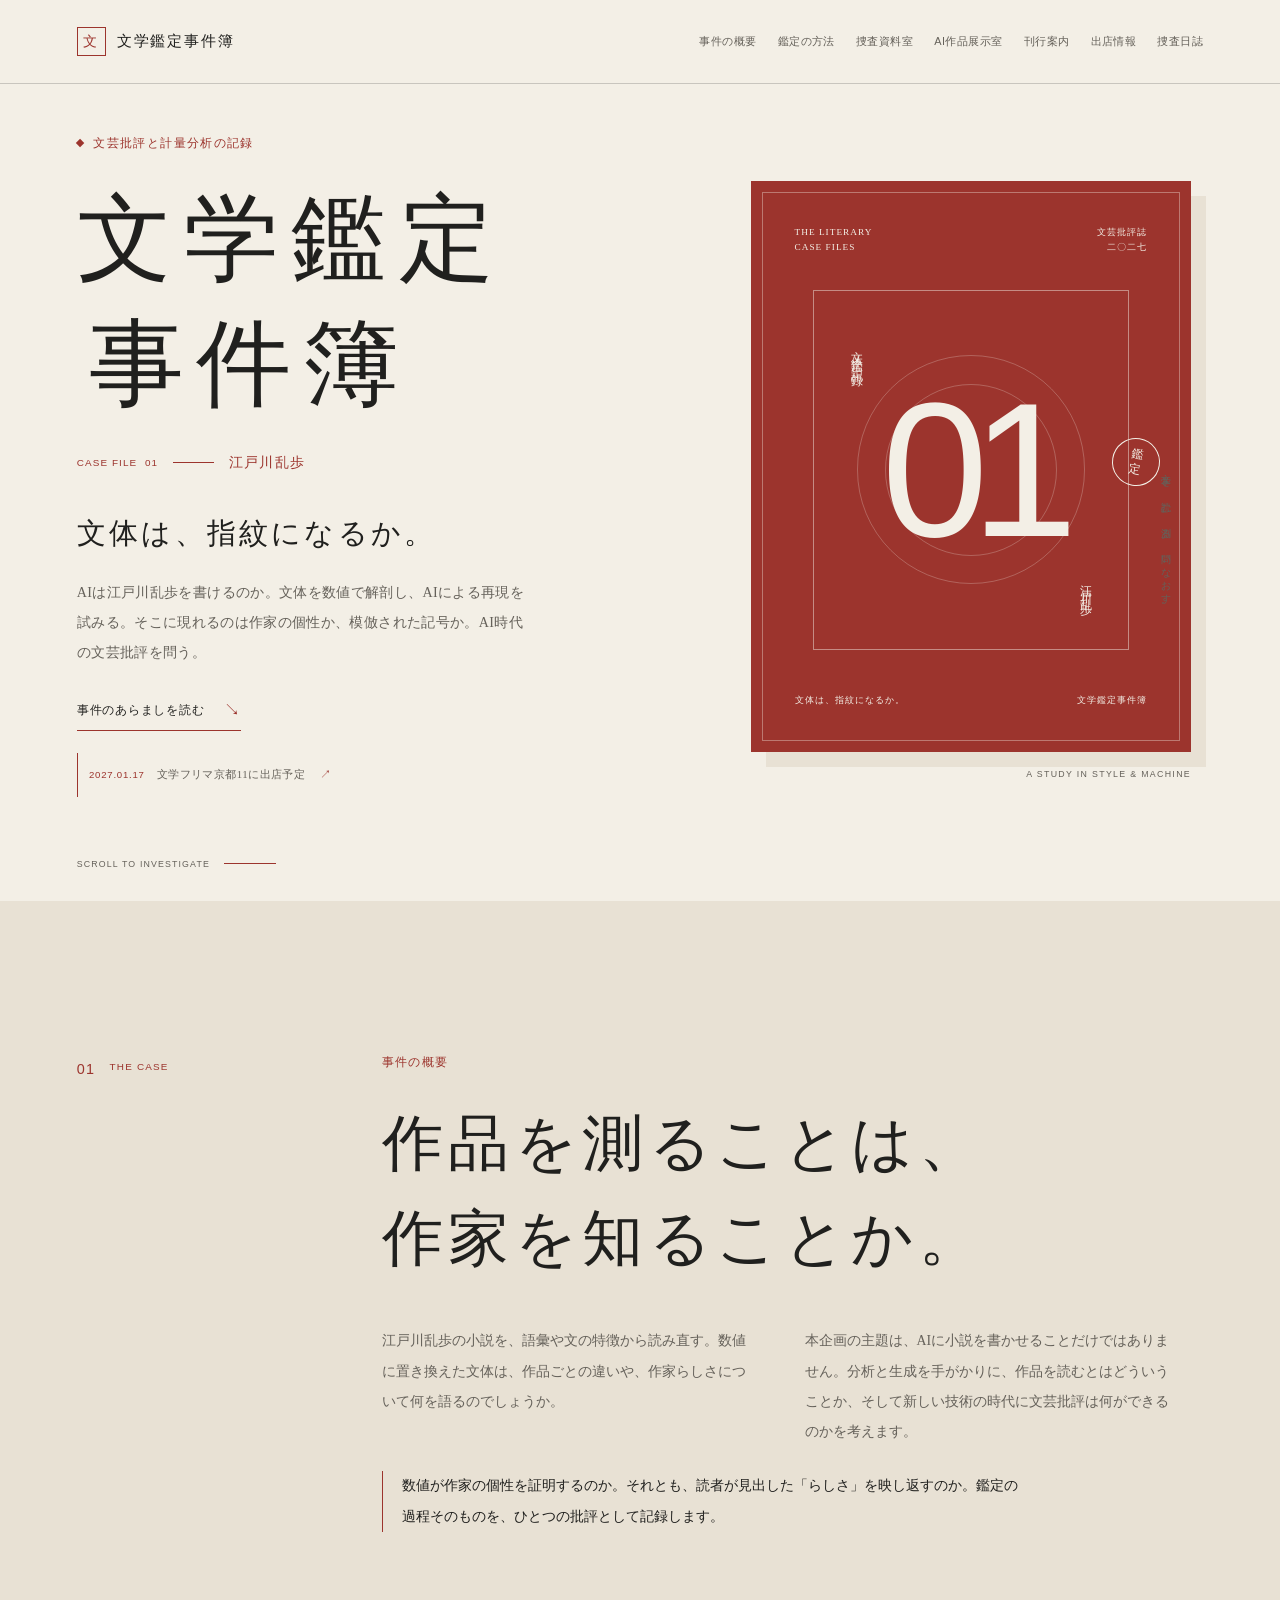
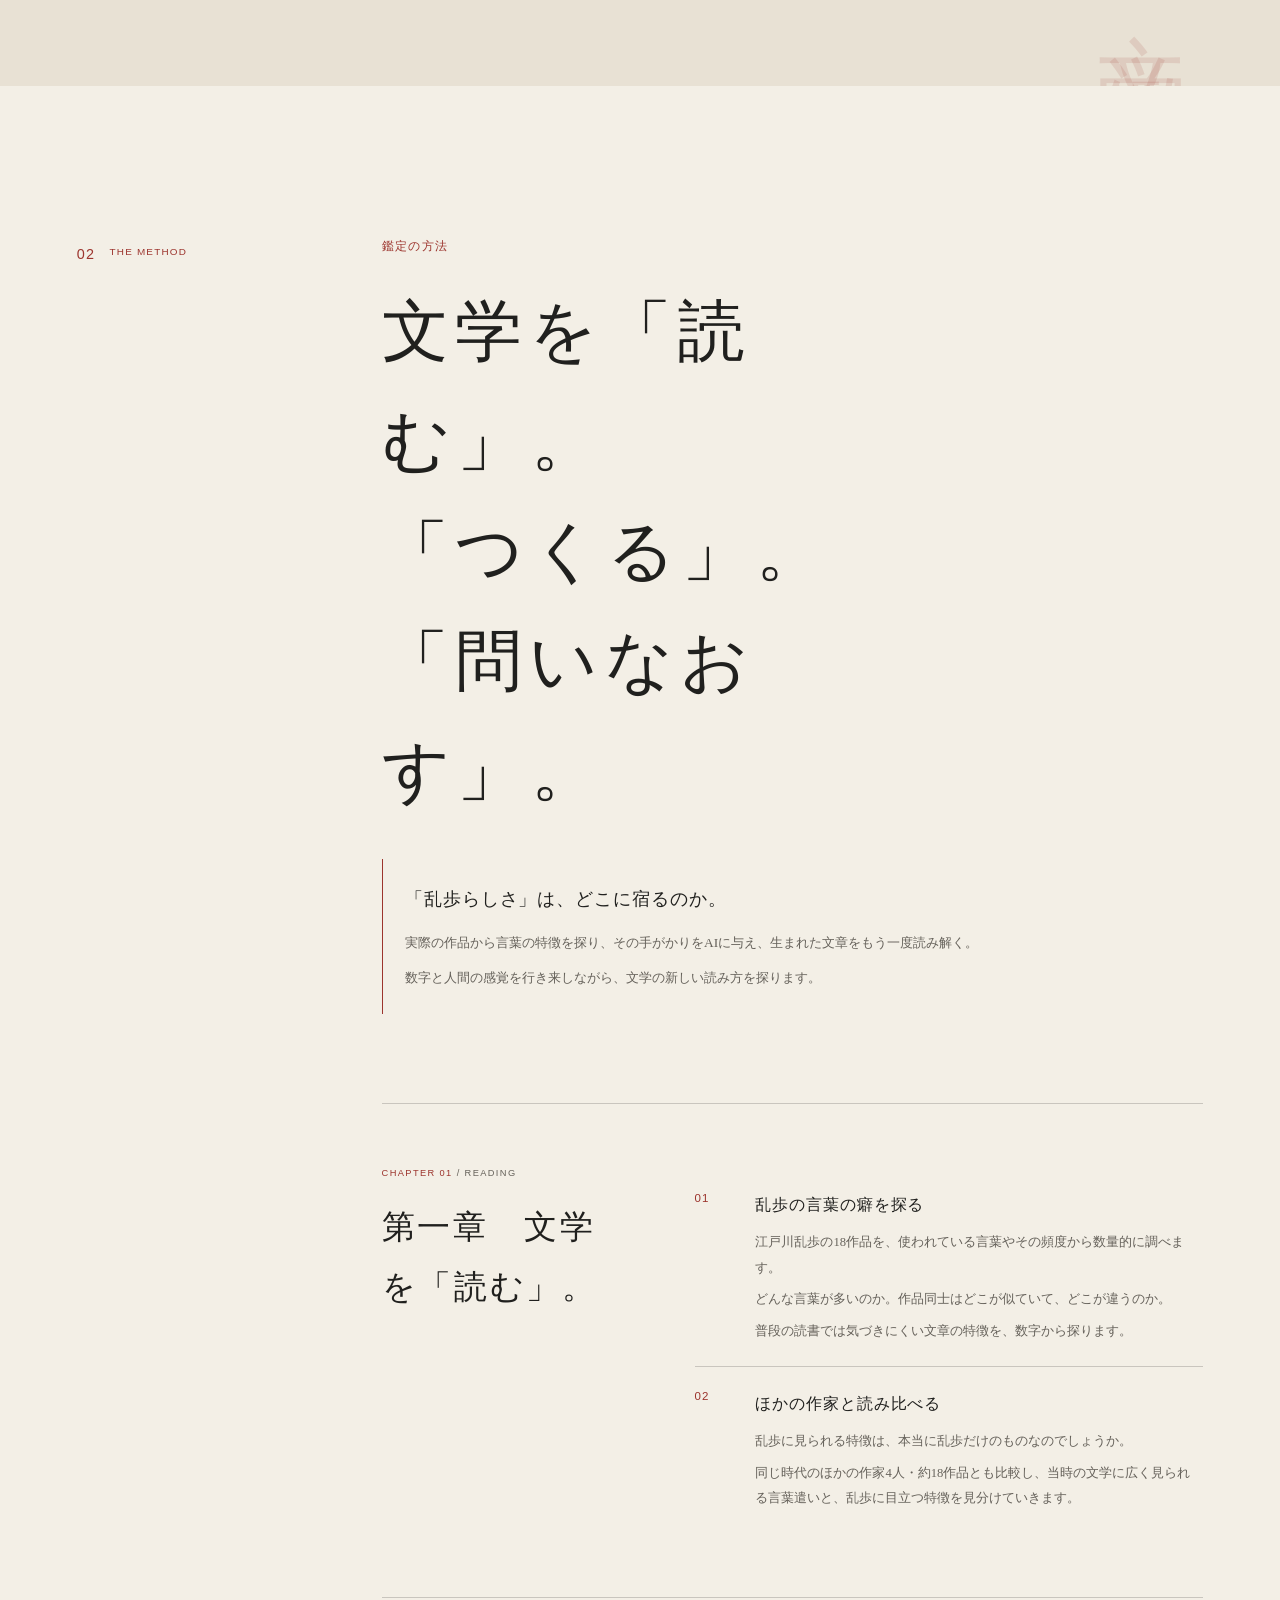
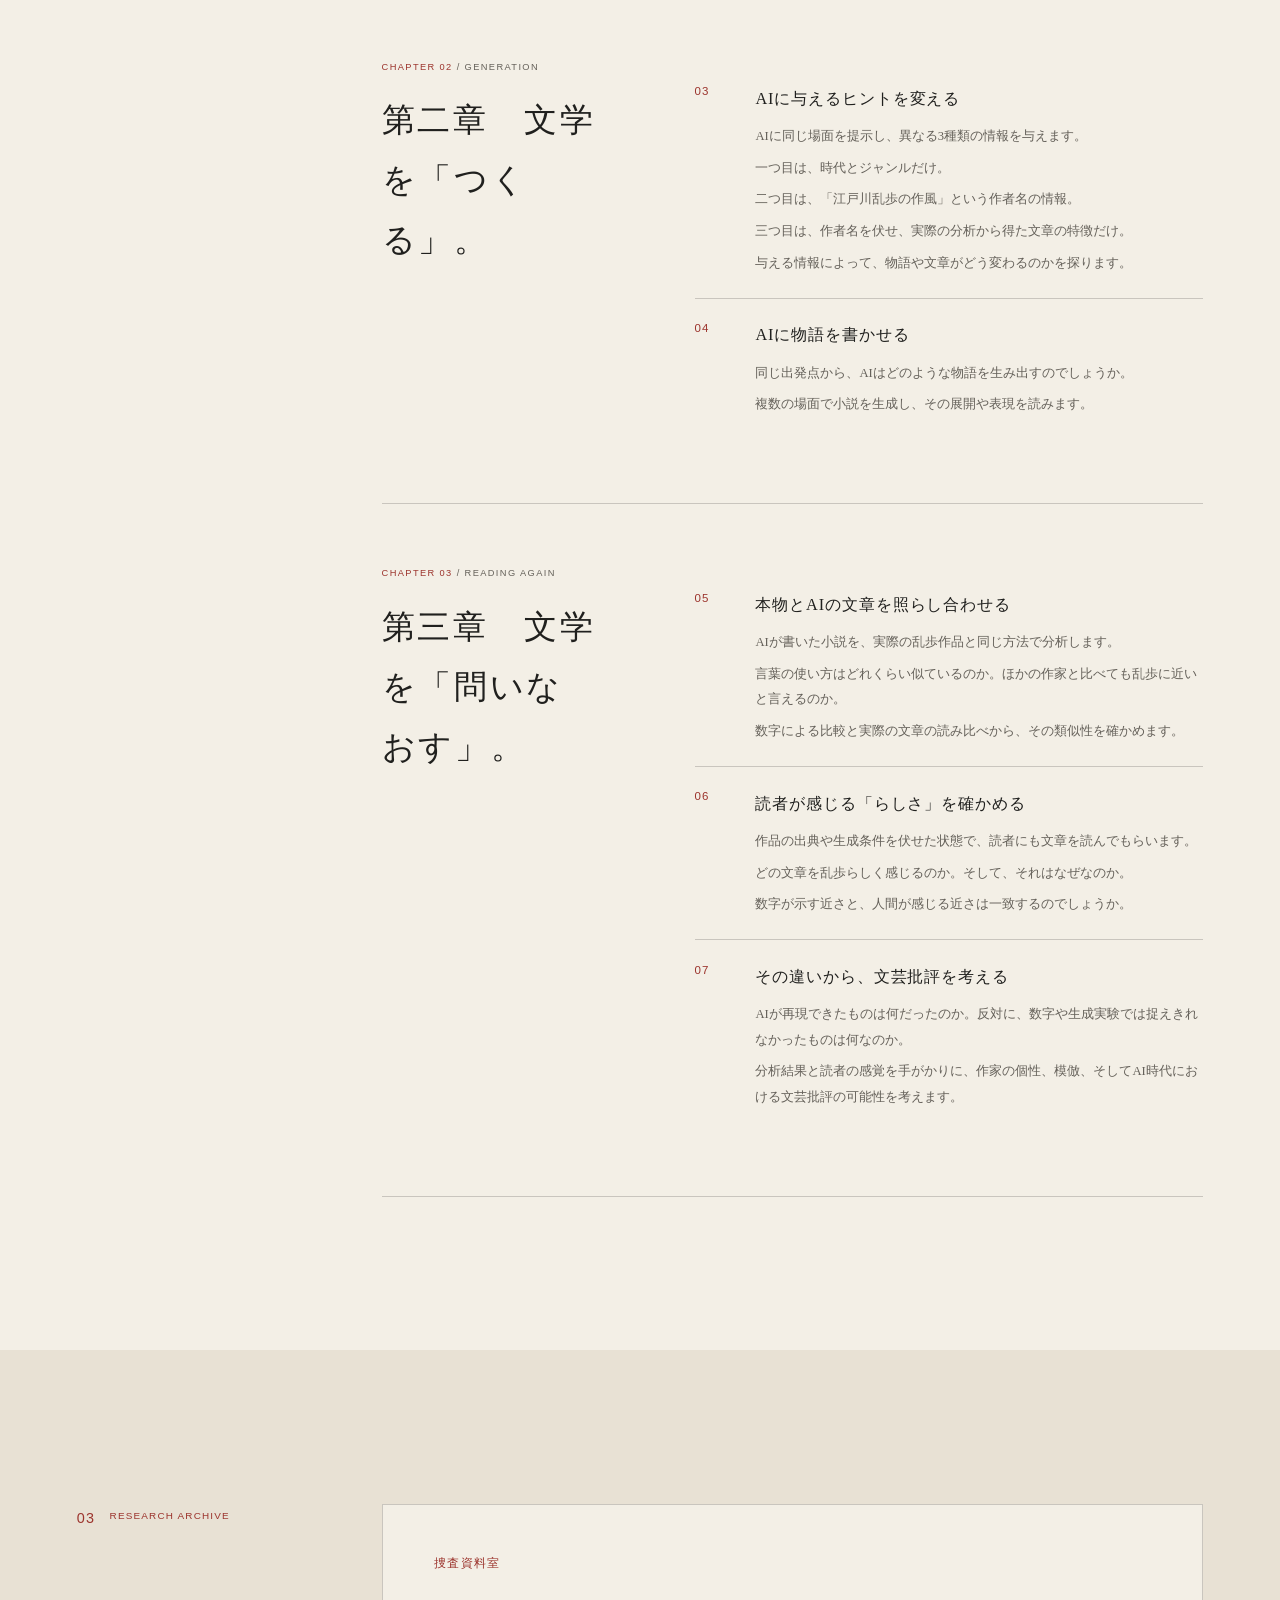
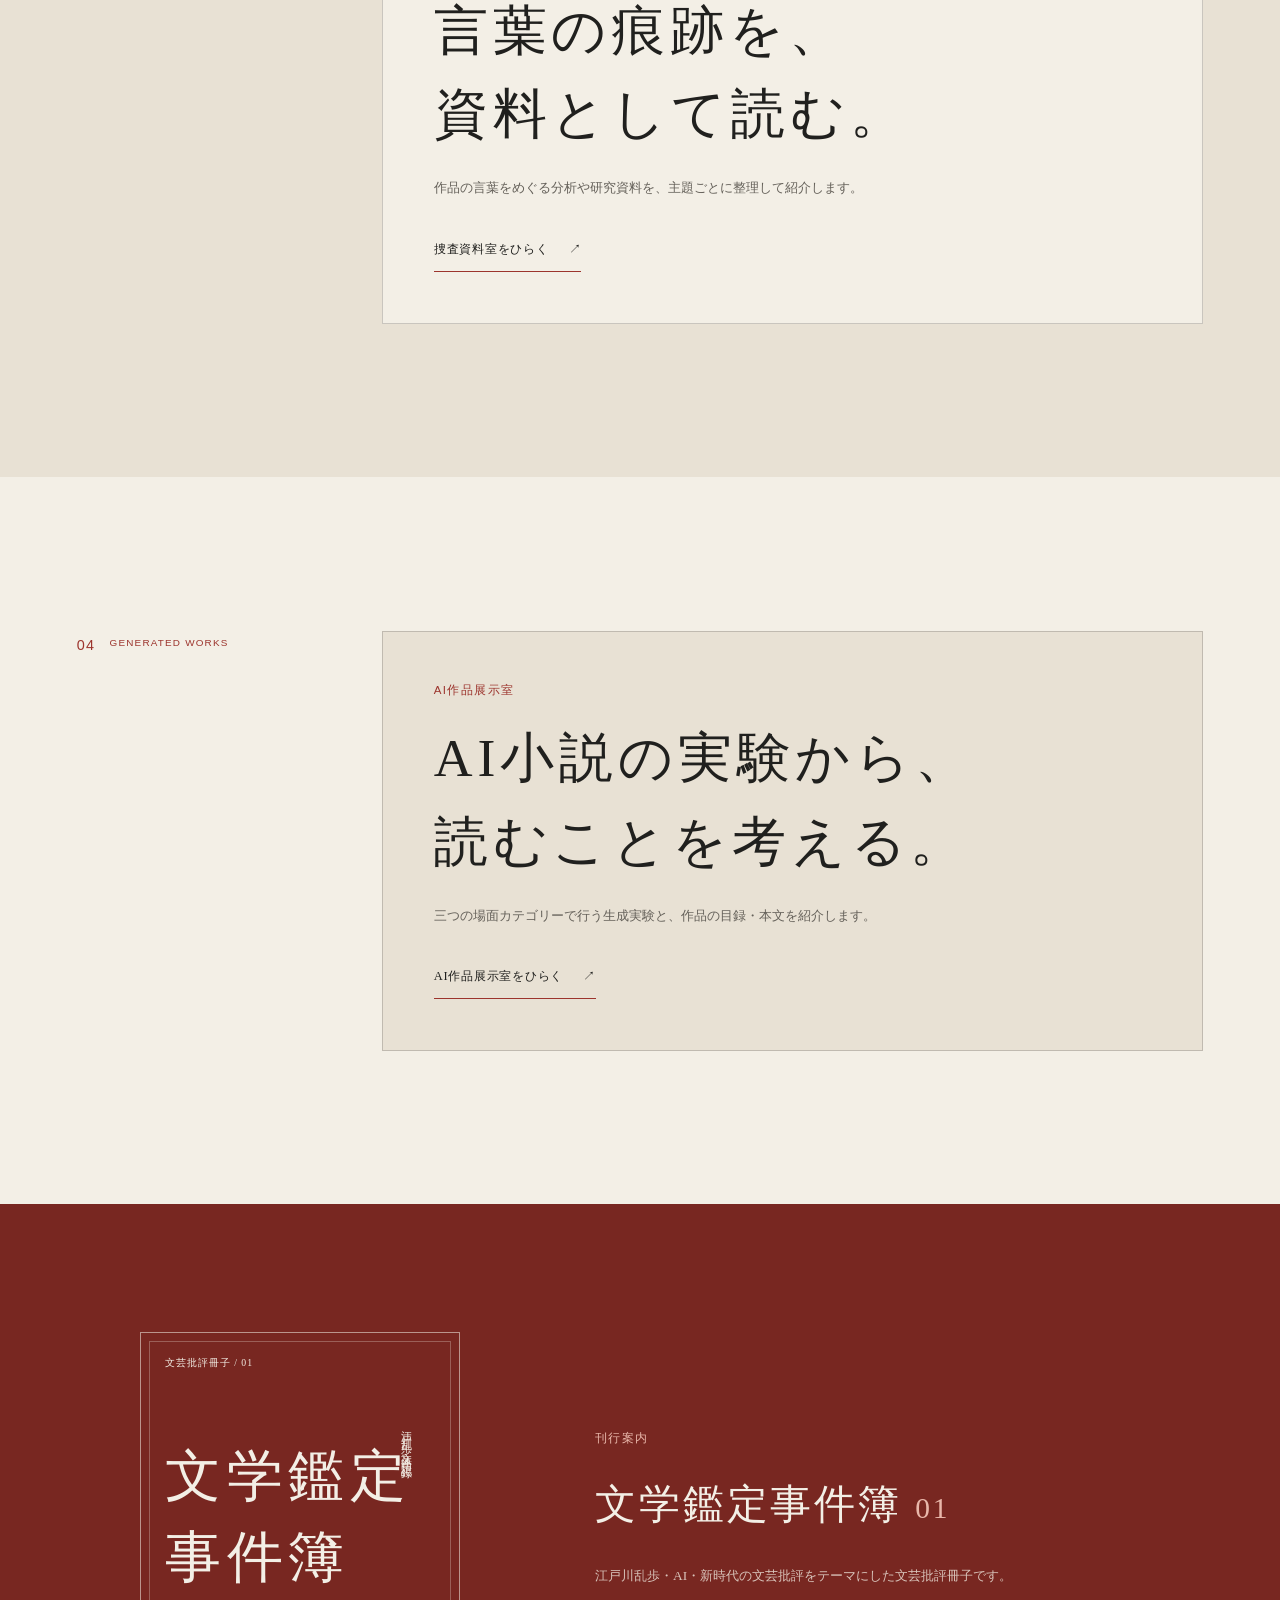
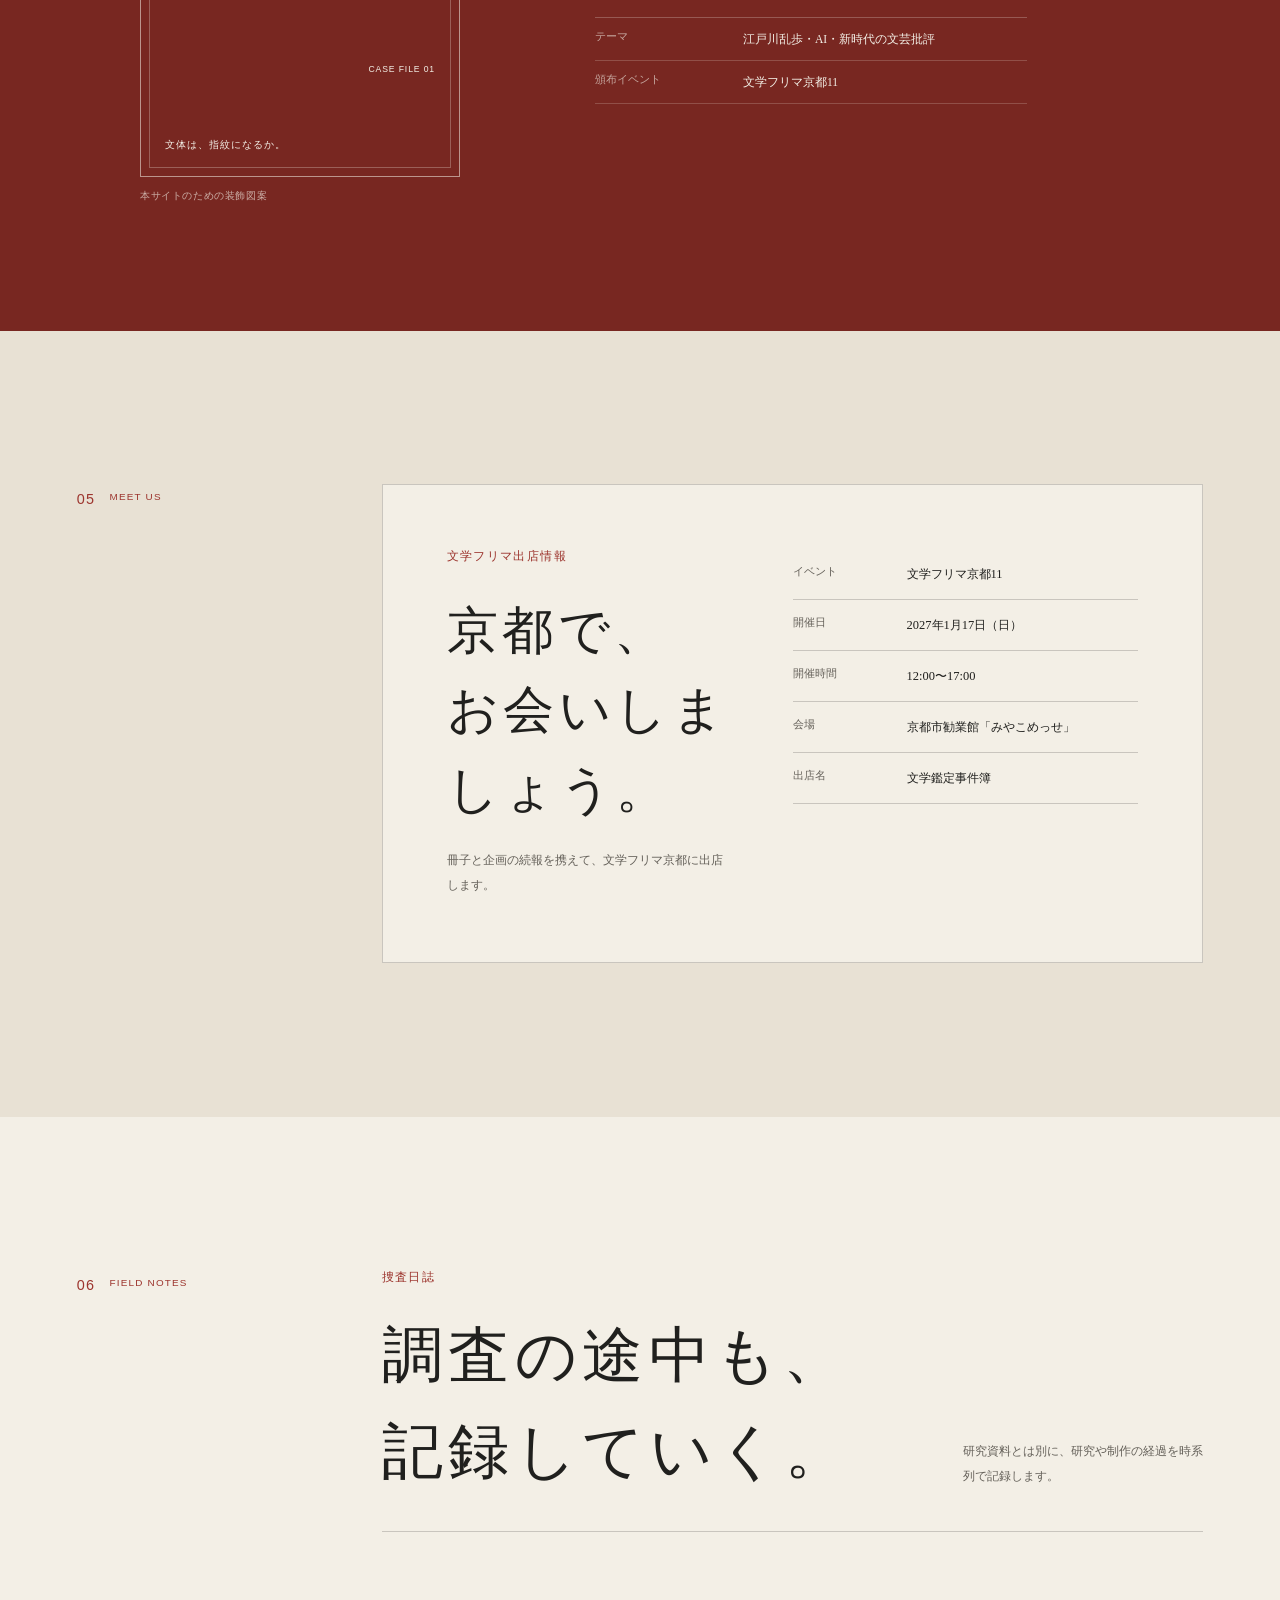
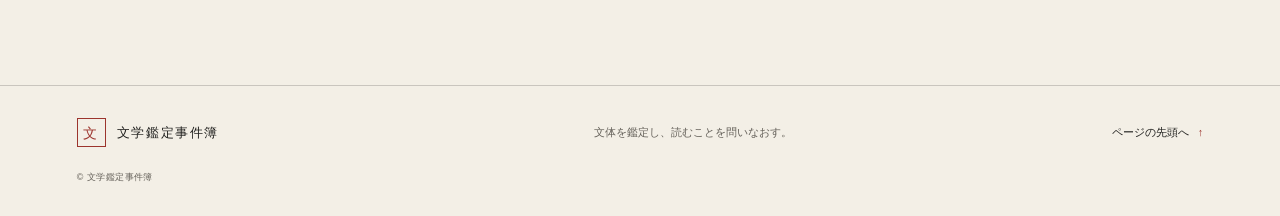
<file: index.html>
<!doctype html>
<html lang="ja">
<head>
  <meta charset="utf-8">
  <meta name="viewport" content="width=device-width, initial-scale=1">
  <meta name="theme-color" content="#f3efe6">
  <meta name="description" content="江戸川乱歩の作品を計量分析し、AIによる文学作品の生成実験を通じて、新時代の文芸批評の可能性を探る研究・創作企画。">
  <title>文学鑑定事件簿 — 文体は、指紋になるか。</title>
  <link rel="stylesheet" href="style.css">
  <script src="journal-data.js" defer></script>
  <script src="script.js" defer></script>
</head>
<body>
  <a class="skip-link" href="#main">本文へ移動</a>

  <header class="site-header">
    <a class="wordmark" href="#top" aria-label="文学鑑定事件簿 — トップへ">
      <span class="wordmark__seal" aria-hidden="true">文</span>
      <span>文学鑑定事件簿</span>
    </a>
    <button class="menu-toggle" type="button" aria-expanded="false" aria-controls="site-nav" aria-label="目次を開く">
      <span class="menu-toggle__label">目次</span>
      <span class="menu-toggle__icon" aria-hidden="true"><i></i><i></i></span>
    </button>
    <nav class="site-nav" id="site-nav" aria-label="メインナビゲーション">
      <a href="#case">事件の概要</a>
      <a href="#method">鑑定の方法</a>
      <a href="archives/">捜査資料室</a>
      <a href="works/">AI作品展示室</a>
      <a href="#publication">刊行案内</a>
      <a href="#event">出店情報</a>
      <a href="#journal">捜査日誌</a>
    </nav>
  </header>

  <main id="main">
    <section class="hero" id="top" aria-labelledby="hero-title">
      <div class="hero__inner">
        <div class="hero__copy">
          <p class="eyebrow"><span class="eyebrow__mark"></span> 文芸批評と計量分析の記録</p>
          <h1 id="hero-title">文学鑑定<br><span>事件簿</span></h1>
          <div class="hero__case">
            <span class="hero__case-number">CASE FILE&nbsp; 01</span>
            <span class="hero__case-rule" aria-hidden="true"></span>
            <span>江戸川乱歩</span>
          </div>
          <p class="hero__catch">文体は、<br class="mobile-only">指紋になるか。</p>
          <p class="hero__intro">AIは江戸川乱歩を書けるのか。文体を数値で解剖し、AIによる再現を試みる。そこに現れるのは作家の個性か、模倣された記号か。AI時代の文芸批評を問う。</p>
          <a class="text-link hero__link" href="#case">事件のあらましを読む <span aria-hidden="true">↘</span></a>
          <a class="hero-event-link" href="#event">
            <span class="hero-event-link__date">2027.01.17</span>
            <span>文学フリマ京都11に出店予定</span>
            <span class="hero-event-link__arrow" aria-hidden="true">↗</span>
          </a>
        </div>

        <div class="hero-art" aria-label="文学鑑定事件簿、事件01 江戸川乱歩をあしらった表紙風のタイポグラフィ">
          <div class="hero-art__top">
            <span>THE LITERARY<br>CASE FILES</span>
            <span>文芸批評誌<br>二〇二七</span>
          </div>
          <div class="hero-art__center">
            <span class="hero-art__vertical">文体鑑定記録</span>
            <span class="hero-art__number">01</span>
            <span class="hero-art__vertical hero-art__vertical--right">江戸川乱歩</span>
          </div>
          <div class="hero-art__stamp" aria-hidden="true">鑑<br>定</div>
          <div class="hero-art__bottom">
            <span>文体は、指紋になるか。</span>
            <span>文学鑑定事件簿</span>
          </div>
          <span class="hero-art__caption">A STUDY IN STYLE &amp; MACHINE</span>
        </div>
        <span class="hero__side-note" aria-hidden="true">文学を、読む。測る。問いなおす。</span>
      </div>
      <a class="scroll-cue" href="#case"><span>SCROLL TO INVESTIGATE</span><i aria-hidden="true"></i></a>
    </section>

    <section class="section case-section" id="case" aria-labelledby="case-title">
      <div class="section-index reveal"><span>01</span><span>THE CASE</span></div>
      <div class="section-body reveal">
        <p class="eyebrow">事件の概要</p>
        <h2 id="case-title">作品を測ることは、<br>作家を知ることか。</h2>
        <div class="case-copy">
          <p>江戸川乱歩の小説を、語彙や文の特徴から読み直す。数値に置き換えた文体は、作品ごとの違いや、作家らしさについて何を語るのでしょうか。</p>
          <p>本企画の主題は、AIに小説を書かせることだけではありません。分析と生成を手がかりに、作品を読むとはどういうことか、そして新しい技術の時代に文芸批評は何ができるのかを考えます。</p>
          <p class="case-copy__note">数値が作家の個性を証明するのか。それとも、読者が見出した「らしさ」を映し返すのか。鑑定の過程そのものを、ひとつの批評として記録します。</p>
        </div>
      </div>
      <div class="case-mark reveal" aria-hidden="true"><span>文</span><span>学</span><span>鑑</span><span>定</span></div>
    </section>

    <section class="section method-section" id="method" aria-labelledby="method-title">
      <div class="section-index reveal"><span>02</span><span>THE METHOD</span></div>
      <div class="section-body">
        <p class="eyebrow reveal">鑑定の方法</p>
        <h2 id="method-title" class="method-title reveal">文学を「読む」。<br>「つくる」。<br>「問いなおす」。</h2>
        <div class="method-introduction reveal">
          <p class="method-introduction__lead">「乱歩らしさ」は、どこに宿るのか。</p>
          <p>実際の作品から言葉の特徴を探り、その手がかりをAIに与え、生まれた文章をもう一度読み解く。</p>
          <p>数字と人間の感覚を行き来しながら、文学の新しい読み方を探ります。</p>
        </div>

        <div class="method-chapters">
          <section class="method-chapter reveal" aria-labelledby="method-reading">
            <header class="method-chapter__heading">
              <p class="method-chapter__eyebrow">CHAPTER 01 <span>/ READING</span></p>
              <h3 id="method-reading">第一章　文学を「読む」。</h3>
            </header>
            <ol class="method-list">
              <li class="method-item">
                <span class="method-item__number" aria-hidden="true">01</span>
                <div class="method-item__content">
                  <h4>乱歩の言葉の癖を探る</h4>
                  <div class="method-item__copy">
                    <p>江戸川乱歩の18作品を、使われている言葉やその頻度から数量的に調べます。</p>
                    <p>どんな言葉が多いのか。作品同士はどこが似ていて、どこが違うのか。</p>
                    <p>普段の読書では気づきにくい文章の特徴を、数字から探ります。</p>
                  </div>
                </div>
              </li>
              <li class="method-item">
                <span class="method-item__number" aria-hidden="true">02</span>
                <div class="method-item__content">
                  <h4>ほかの作家と読み比べる</h4>
                  <div class="method-item__copy">
                    <p>乱歩に見られる特徴は、本当に乱歩だけのものなのでしょうか。</p>
                    <p>同じ時代のほかの作家4人・約18作品とも比較し、当時の文学に広く見られる言葉遣いと、乱歩に目立つ特徴を見分けていきます。</p>
                  </div>
                </div>
              </li>
            </ol>
          </section>

          <section class="method-chapter reveal" aria-labelledby="method-creating">
            <header class="method-chapter__heading">
              <p class="method-chapter__eyebrow">CHAPTER 02 <span>/ GENERATION</span></p>
              <h3 id="method-creating">第二章　文学を「つくる」。</h3>
            </header>
            <ol class="method-list" start="3">
              <li class="method-item">
                <span class="method-item__number" aria-hidden="true">03</span>
                <div class="method-item__content">
                  <h4>AIに与えるヒントを変える</h4>
                  <div class="method-item__copy">
                    <p>AIに同じ場面を提示し、異なる3種類の情報を与えます。</p>
                    <p>一つ目は、時代とジャンルだけ。</p>
                    <p>二つ目は、「江戸川乱歩の作風」という作者名の情報。</p>
                    <p>三つ目は、作者名を伏せ、実際の分析から得た文章の特徴だけ。</p>
                    <p>与える情報によって、物語や文章がどう変わるのかを探ります。</p>
                  </div>
                </div>
              </li>
              <li class="method-item">
                <span class="method-item__number" aria-hidden="true">04</span>
                <div class="method-item__content">
                  <h4>AIに物語を書かせる</h4>
                  <div class="method-item__copy">
                    <p>同じ出発点から、AIはどのような物語を生み出すのでしょうか。</p>
                    <p>複数の場面で小説を生成し、その展開や表現を読みます。</p>
                  </div>
                </div>
              </li>
            </ol>
          </section>

          <section class="method-chapter reveal" aria-labelledby="method-questioning">
            <header class="method-chapter__heading">
              <p class="method-chapter__eyebrow">CHAPTER 03 <span>/ READING AGAIN</span></p>
              <h3 id="method-questioning">第三章　文学を「問いなおす」。</h3>
            </header>
            <ol class="method-list" start="5">
              <li class="method-item">
                <span class="method-item__number" aria-hidden="true">05</span>
                <div class="method-item__content">
                  <h4>本物とAIの文章を照らし合わせる</h4>
                  <div class="method-item__copy">
                    <p>AIが書いた小説を、実際の乱歩作品と同じ方法で分析します。</p>
                    <p>言葉の使い方はどれくらい似ているのか。ほかの作家と比べても乱歩に近いと言えるのか。</p>
                    <p>数字による比較と実際の文章の読み比べから、その類似性を確かめます。</p>
                  </div>
                </div>
              </li>
              <li class="method-item">
                <span class="method-item__number" aria-hidden="true">06</span>
                <div class="method-item__content">
                  <h4>読者が感じる「らしさ」を確かめる</h4>
                  <div class="method-item__copy">
                    <p>作品の出典や生成条件を伏せた状態で、読者にも文章を読んでもらいます。</p>
                    <p>どの文章を乱歩らしく感じるのか。そして、それはなぜなのか。</p>
                    <p>数字が示す近さと、人間が感じる近さは一致するのでしょうか。</p>
                  </div>
                </div>
              </li>
              <li class="method-item">
                <span class="method-item__number" aria-hidden="true">07</span>
                <div class="method-item__content">
                  <h4>その違いから、文芸批評を考える</h4>
                  <div class="method-item__copy">
                    <p>AIが再現できたものは何だったのか。反対に、数字や生成実験では捉えきれなかったものは何なのか。</p>
                    <p>分析結果と読者の感覚を手がかりに、作家の個性、模倣、そしてAI時代における文芸批評の可能性を考えます。</p>
                  </div>
                </div>
              </li>
            </ol>
          </section>
        </div>
      </div>
    </section>

    <section class="section directory-section archive-section" id="archives" aria-labelledby="archives-title">
      <div class="section-index reveal"><span>03</span><span>RESEARCH ARCHIVE</span></div>
      <div class="directory-card reveal">
        <p class="eyebrow">捜査資料室</p>
        <h2 id="archives-title">言葉の痕跡を、<br>資料として読む。</h2>
        <p>作品の言葉をめぐる分析や研究資料を、主題ごとに整理して紹介します。</p>
        <a class="text-link" href="archives/">捜査資料室をひらく <span aria-hidden="true">↗</span></a>
      </div>
    </section>

    <section class="section directory-section works-section" id="works" aria-labelledby="works-title">
      <div class="section-index reveal"><span>04</span><span>GENERATED WORKS</span></div>
      <div class="directory-card reveal">
        <p class="eyebrow">AI作品展示室</p>
        <h2 id="works-title">AI小説の実験から、<br>読むことを考える。</h2>
        <p>三つの場面カテゴリーで行う生成実験と、作品の目録・本文を紹介します。</p>
        <a class="text-link" href="works/">AI作品展示室をひらく <span aria-hidden="true">↗</span></a>
      </div>
    </section>

    <section class="publication-section" id="publication" aria-labelledby="publication-title">
      <div class="publication-inner reveal">
        <figure class="publication-visual">
          <div class="publication-cover" aria-hidden="true">
            <span class="publication-cover__top">文芸批評冊子 / 01</span>
            <span class="publication-cover__vertical">江戸川乱歩 文体鑑定記録</span>
            <span class="publication-cover__title">文学鑑定<br>事件簿</span>
            <span class="publication-cover__case">CASE FILE 01</span>
            <span class="publication-cover__bottom">文体は、指紋になるか。</span>
          </div>
          <figcaption>本サイトのための装飾図案</figcaption>
        </figure>
        <div class="publication-copy">
          <p class="eyebrow">刊行案内</p>
          <h2 id="publication-title">文学鑑定事件簿 <span>01</span></h2>
          <p class="publication-copy__description">江戸川乱歩・AI・新時代の文芸批評をテーマにした文芸批評冊子です。</p>
          <dl class="publication-details">
            <div><dt>テーマ</dt><dd>江戸川乱歩・AI・新時代の文芸批評</dd></div>
            <div><dt>頒布イベント</dt><dd>文学フリマ京都11</dd></div>
          </dl>
        </div>
      </div>
    </section>

    <section class="section event-section" id="event" aria-labelledby="event-title">
      <div class="section-index reveal"><span>05</span><span>MEET US</span></div>
      <div class="event-panel reveal">
        <div class="event-panel__intro">
          <p class="eyebrow">文学フリマ出店情報</p>
          <h2 id="event-title">京都で、<br>お会いしましょう。</h2>
          <p>冊子と企画の続報を携えて、文学フリマ京都に出店します。</p>
        </div>
        <dl class="event-details">
          <div><dt>イベント</dt><dd>文学フリマ京都11</dd></div>
          <div><dt>開催日</dt><dd>2027年1月17日（日）</dd></div>
          <div><dt>開催時間</dt><dd>12:00〜17:00</dd></div>
          <div><dt>会場</dt><dd>京都市勧業館「みやこめっせ」</dd></div>
          <div><dt>出店名</dt><dd>文学鑑定事件簿</dd></div>
        </dl>
        <span class="event-panel__seal" aria-hidden="true">京<br>都</span>
      </div>
    </section>

    <section class="section journal-section" id="journal" aria-labelledby="journal-title">
      <div class="section-index reveal"><span>06</span><span>FIELD NOTES</span></div>
      <div class="section-body">
        <p class="eyebrow reveal">捜査日誌</p>
        <div class="journal-heading reveal">
          <h2 id="journal-title">調査の途中も、<br>記録していく。</h2>
          <p>研究資料とは別に、研究や制作の経過を時系列で記録します。</p>
        </div>
        <ol class="journal-list" id="journal-list" aria-label="捜査日誌の記事一覧"></ol>
      </div>
    </section>
  </main>

  <footer class="site-footer">
    <a class="wordmark wordmark--footer" href="#top"><span class="wordmark__seal" aria-hidden="true">文</span><span>文学鑑定事件簿</span></a>
    <p>文体を鑑定し、読むことを問いなおす。</p>
    <a class="back-to-top" href="#top">ページの先頭へ <span aria-hidden="true">↑</span></a>
    <small>© 文学鑑定事件簿</small>
  </footer>
</body>
</html>
</file>
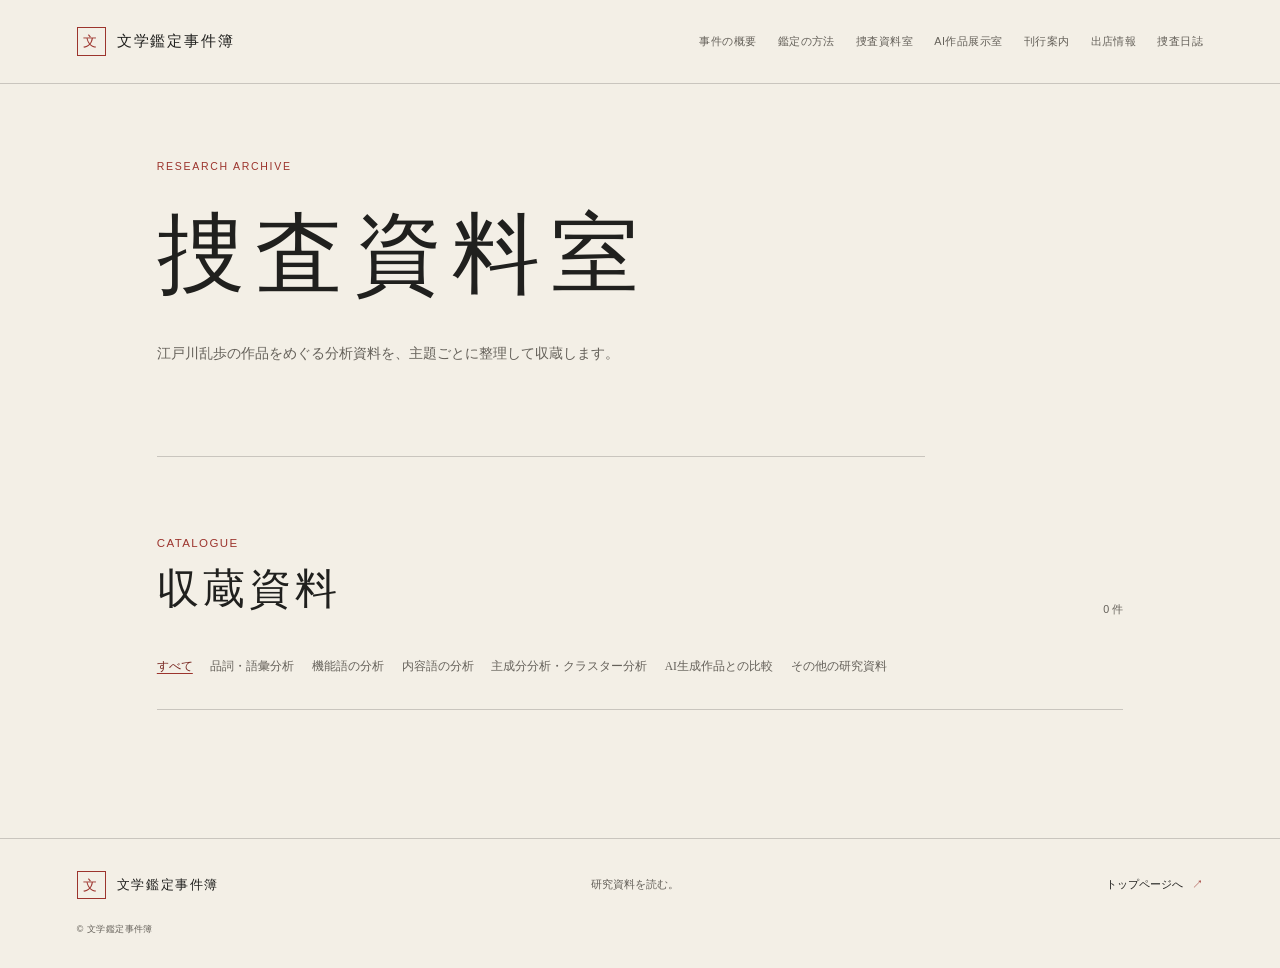
<file: archives/index.html>
<!doctype html>
<html lang="ja">
<head>
  <meta charset="utf-8">
  <meta name="viewport" content="width=device-width, initial-scale=1">
  <meta name="theme-color" content="#f3efe6">
  <meta name="description" content="文学鑑定事件簿の研究資料を、カテゴリーごとに整理して公開する捜査資料室です。">
  <title>捜査資料室 — 文学鑑定事件簿</title>
  <link rel="stylesheet" href="../style.css">
  <script src="data.js" defer></script>
  <script src="../script.js" defer></script>
</head>
<body class="interior-page archive-page">
  <a class="skip-link" href="#main">本文へ移動</a>
  <header class="site-header">
    <a class="wordmark" href="../" aria-label="文学鑑定事件簿 — トップへ">
      <span class="wordmark__seal" aria-hidden="true">文</span><span>文学鑑定事件簿</span>
    </a>
    <button class="menu-toggle" type="button" aria-expanded="false" aria-controls="site-nav" aria-label="目次を開く">
      <span class="menu-toggle__label">目次</span><span class="menu-toggle__icon" aria-hidden="true"><i></i><i></i></span>
    </button>
    <nav class="site-nav" id="site-nav" aria-label="メインナビゲーション">
      <a href="../#case">事件の概要</a>
      <a href="../#method">鑑定の方法</a>
      <a href="./" aria-current="page">捜査資料室</a>
      <a href="../works/">AI作品展示室</a>
      <a href="../#publication">刊行案内</a>
      <a href="../#event">出店情報</a>
      <a href="../#journal">捜査日誌</a>
    </nav>
  </header>

  <main id="main" class="interior-main">
    <header class="interior-heading reveal">
      <p class="interior-heading__eyebrow">RESEARCH ARCHIVE</p>
      <h1>捜査資料室</h1>
      <p class="interior-heading__description">江戸川乱歩の作品をめぐる分析資料を、主題ごとに整理して収蔵します。</p>
    </header>

    <section class="archive-shelf reveal" aria-labelledby="archive-shelf-title">
      <div class="archive-shelf__heading">
        <div>
          <p class="eyebrow">CATALOGUE</p>
          <h2 id="archive-shelf-title">収蔵資料</h2>
        </div>
        <span class="catalogue-count" id="archive-total">0 件</span>
      </div>
      <div class="archive-categories archive-filters" id="archive-filters" role="group" aria-label="資料をカテゴリーで絞り込む">
        <button type="button" data-filter="all" aria-pressed="true">すべて</button>
        <button type="button" data-filter="language" aria-pressed="false">品詞・語彙分析</button>
        <button type="button" data-filter="function" aria-pressed="false">機能語の分析</button>
        <button type="button" data-filter="content" aria-pressed="false">内容語の分析</button>
        <button type="button" data-filter="mapping" aria-pressed="false">主成分分析・クラスター分析</button>
        <button type="button" data-filter="ai" aria-pressed="false">AI生成作品との比較</button>
        <button type="button" data-filter="other" aria-pressed="false">その他の研究資料</button>
      </div>
      <p class="catalogue-empty" id="archive-empty" hidden>該当する資料はありません。</p>
      <div class="archive-catalogue" id="archive-catalogue" aria-live="polite"></div>
    </section>
  </main>

  <footer class="site-footer">
    <a class="wordmark wordmark--footer" href="../"><span class="wordmark__seal" aria-hidden="true">文</span><span>文学鑑定事件簿</span></a>
    <p>研究資料を読む。</p>
    <a class="back-to-top" href="../">トップページへ <span aria-hidden="true">↗</span></a>
    <small>© 文学鑑定事件簿</small>
  </footer>
</body>
</html>
</file>
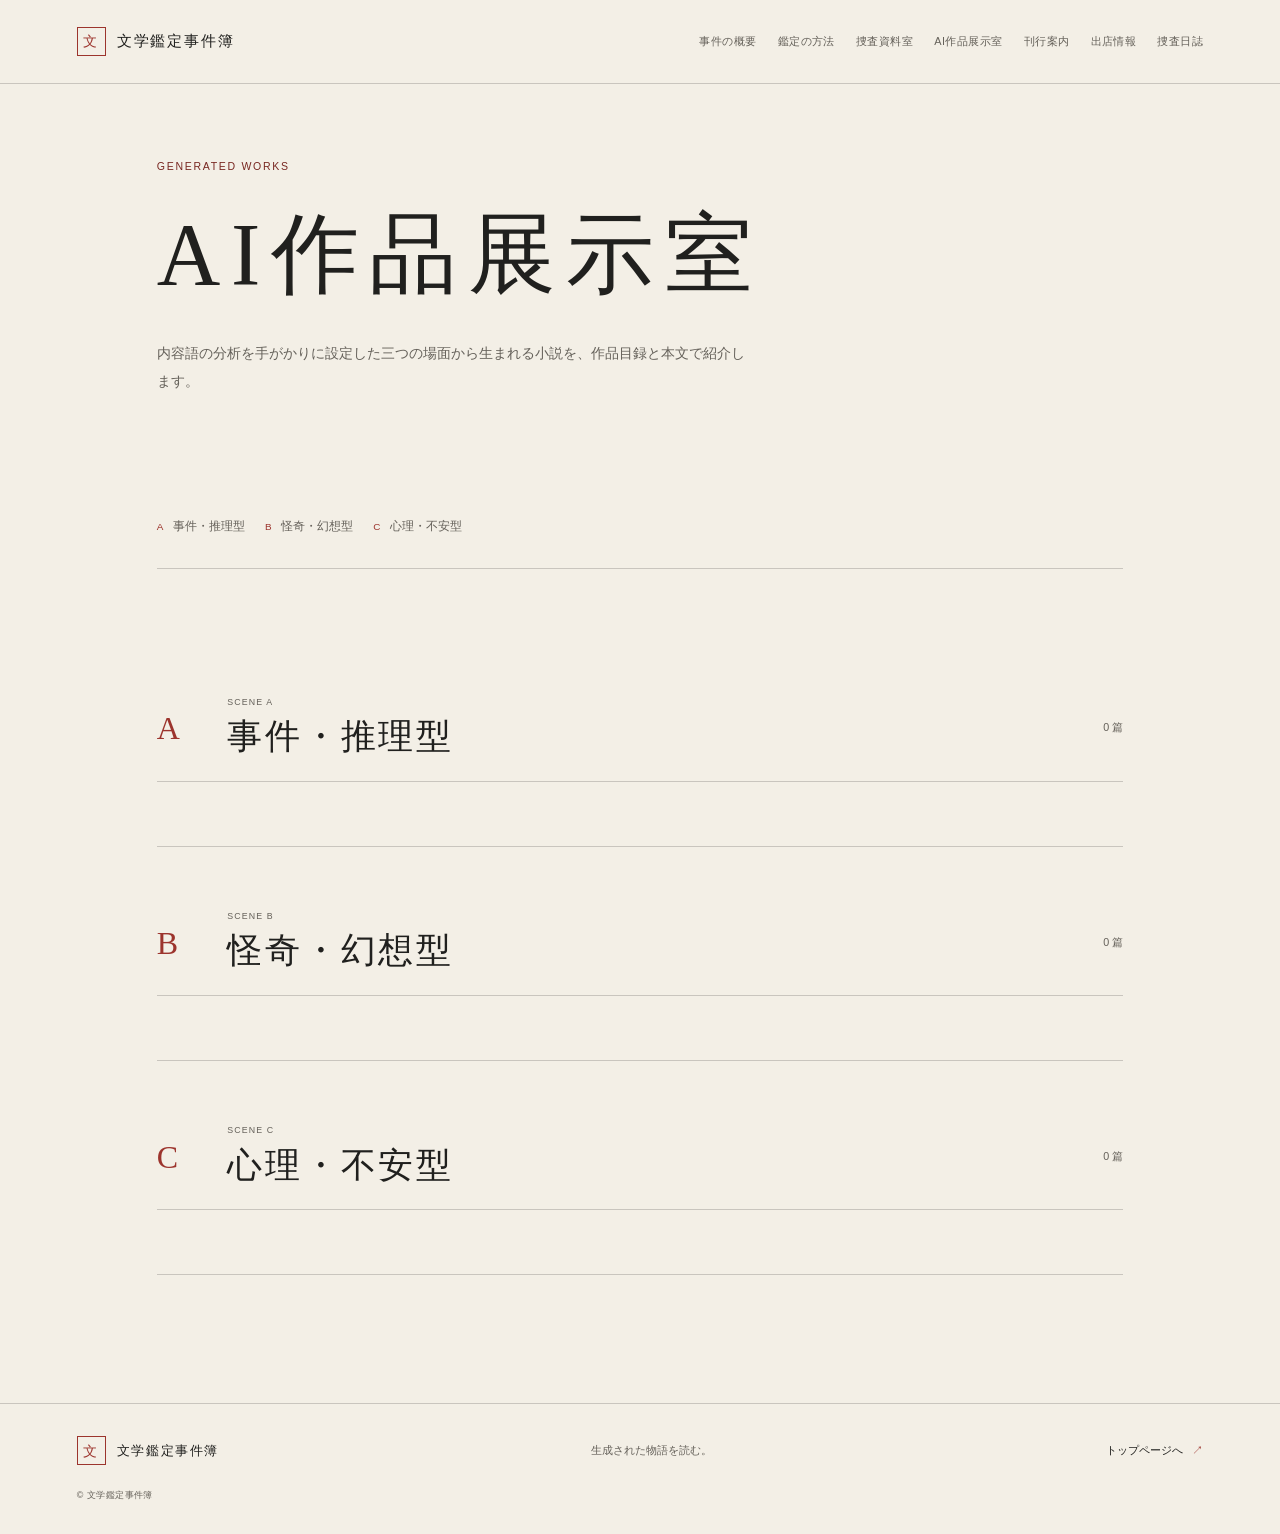
<file: works/index.html>
<!doctype html>
<html lang="ja">
<head>
  <meta charset="utf-8">
  <meta name="viewport" content="width=device-width, initial-scale=1">
  <meta name="theme-color" content="#f3efe6">
  <meta name="description" content="文学鑑定事件簿のAI小説生成実験から生まれた作品を、場面カテゴリーごとに展示する作品目録です。">
  <title>AI作品展示室 — 文学鑑定事件簿</title>
  <link rel="stylesheet" href="../style.css">
  <script src="data.js" defer></script>
  <script src="../script.js" defer></script>
</head>
<body class="interior-page works-page">
  <a class="skip-link" href="#main">本文へ移動</a>
  <header class="site-header">
    <a class="wordmark" href="../" aria-label="文学鑑定事件簿 — トップへ">
      <span class="wordmark__seal" aria-hidden="true">文</span><span>文学鑑定事件簿</span>
    </a>
    <button class="menu-toggle" type="button" aria-expanded="false" aria-controls="site-nav" aria-label="目次を開く">
      <span class="menu-toggle__label">目次</span><span class="menu-toggle__icon" aria-hidden="true"><i></i><i></i></span>
    </button>
    <nav class="site-nav" id="site-nav" aria-label="メインナビゲーション">
      <a href="../#case">事件の概要</a>
      <a href="../#method">鑑定の方法</a>
      <a href="../archives/">捜査資料室</a>
      <a href="./" aria-current="page">AI作品展示室</a>
      <a href="../#publication">刊行案内</a>
      <a href="../#event">出店情報</a>
      <a href="../#journal">捜査日誌</a>
    </nav>
  </header>

  <main id="main" class="interior-main">
    <header class="interior-heading interior-heading--works reveal">
      <p class="interior-heading__eyebrow">GENERATED WORKS</p>
      <h1>AI作品展示室</h1>
      <p class="interior-heading__description">内容語の分析を手がかりに設定した三つの場面から生まれる小説を、作品目録と本文で紹介します。</p>
    </header>

    <nav class="work-categories reveal" aria-label="作品カテゴリー">
      <a href="#works-a"><span>A</span>事件・推理型</a>
      <a href="#works-b"><span>B</span>怪奇・幻想型</a>
      <a href="#works-c"><span>C</span>心理・不安型</a>
    </nav>

    <div class="work-catalogue" id="work-catalogue">
      <section class="work-category reveal" id="works-a" data-work-category="A" aria-labelledby="works-a-title">
        <header class="work-category__heading">
          <span class="work-category__letter">A</span>
          <div><p>SCENE A</p><h2 id="works-a-title">事件・推理型</h2></div>
          <span class="catalogue-count" data-work-count="A">0 篇</span>
        </header>
        <div class="work-list" data-work-list="A" aria-live="polite"></div>
      </section>
      <section class="work-category reveal" id="works-b" data-work-category="B" aria-labelledby="works-b-title">
        <header class="work-category__heading">
          <span class="work-category__letter">B</span>
          <div><p>SCENE B</p><h2 id="works-b-title">怪奇・幻想型</h2></div>
          <span class="catalogue-count" data-work-count="B">0 篇</span>
        </header>
        <div class="work-list" data-work-list="B" aria-live="polite"></div>
      </section>
      <section class="work-category reveal" id="works-c" data-work-category="C" aria-labelledby="works-c-title">
        <header class="work-category__heading">
          <span class="work-category__letter">C</span>
          <div><p>SCENE C</p><h2 id="works-c-title">心理・不安型</h2></div>
          <span class="catalogue-count" data-work-count="C">0 篇</span>
        </header>
        <div class="work-list" data-work-list="C" aria-live="polite"></div>
      </section>
    </div>
  </main>

  <footer class="site-footer">
    <a class="wordmark wordmark--footer" href="../"><span class="wordmark__seal" aria-hidden="true">文</span><span>文学鑑定事件簿</span></a>
    <p>生成された物語を読む。</p>
    <a class="back-to-top" href="../">トップページへ <span aria-hidden="true">↗</span></a>
    <small>© 文学鑑定事件簿</small>
  </footer>
</body>
</html>
</file>
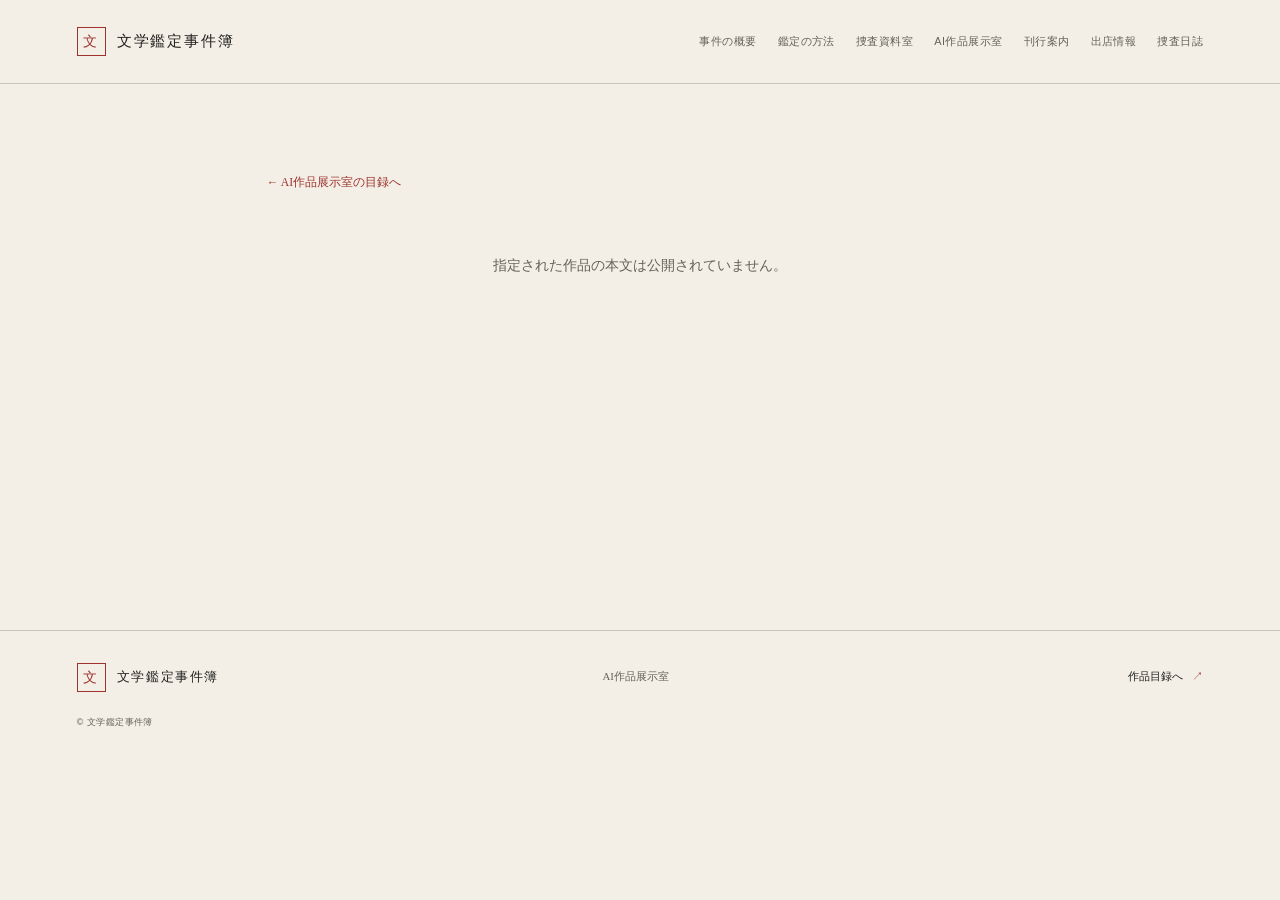
<file: works/reading.html>
<!doctype html>
<html lang="ja">
<head>
  <meta charset="utf-8">
  <meta name="viewport" content="width=device-width, initial-scale=1">
  <meta name="theme-color" content="#f3efe6">
  <meta name="description" content="文学鑑定事件簿のAI作品展示室。">
  <title>作品本文 — AI作品展示室 — 文学鑑定事件簿</title>
  <link rel="stylesheet" href="../style.css">
  <script src="data.js" defer></script>
  <script src="../script.js" defer></script>
</head>
<body class="interior-page reading-page">
  <a class="skip-link" href="#main">本文へ移動</a>
  <header class="site-header">
    <a class="wordmark" href="../" aria-label="文学鑑定事件簿 — トップへ">
      <span class="wordmark__seal" aria-hidden="true">文</span><span>文学鑑定事件簿</span>
    </a>
    <button class="menu-toggle" type="button" aria-expanded="false" aria-controls="site-nav" aria-label="目次を開く">
      <span class="menu-toggle__label">目次</span><span class="menu-toggle__icon" aria-hidden="true"><i></i><i></i></span>
    </button>
    <nav class="site-nav" id="site-nav" aria-label="メインナビゲーション">
      <a href="../#case">事件の概要</a>
      <a href="../#method">鑑定の方法</a>
      <a href="../archives/">捜査資料室</a>
      <a href="./">AI作品展示室</a>
      <a href="../#publication">刊行案内</a>
      <a href="../#event">出店情報</a>
      <a href="../#journal">捜査日誌</a>
    </nav>
  </header>

  <main id="main" class="interior-main reading-main">
    <a class="reading-back" href="./">← AI作品展示室の目録へ</a>
    <article class="reading-article" id="work-reading" aria-live="polite">
      <p class="reading-message">作品を表示できません。</p>
    </article>
  </main>

  <footer class="site-footer">
    <a class="wordmark wordmark--footer" href="../"><span class="wordmark__seal" aria-hidden="true">文</span><span>文学鑑定事件簿</span></a>
    <p>AI作品展示室</p>
    <a class="back-to-top" href="./">作品目録へ <span aria-hidden="true">↗</span></a>
    <small>© 文学鑑定事件簿</small>
  </footer>
</body>
</html>
</file>
<file: style.css>
/* 色と基本設定 */
:root {
  color-scheme: light;
  --paper: #f3efe6;
  --paper-deep: #e8e1d4;
  --ink: #20201e;
  --ink-soft: #65615a;
  --red: #9c342d;
  --red-dark: #782721;
  --line: rgba(32, 32, 30, .2);
  --serif: "Yu Mincho", "Hiragino Mincho ProN", "Noto Serif JP", "游明朝", serif;
  --sans: "Hiragino Sans", "Yu Gothic", "Noto Sans JP", sans-serif;
  --page-gutter: clamp(1.25rem, 6vw, 6.75rem);
}

* { box-sizing: border-box; }
[hidden] { display: none !important; }
html { scroll-behavior: smooth; scroll-padding-top: 5.5rem; }
body {
  margin: 0;
  color: var(--ink);
  background: var(--paper);
  font-family: var(--serif);
  font-feature-settings: "palt";
  -webkit-font-smoothing: antialiased;
}
::selection { color: var(--paper); background: var(--red); }
a { color: inherit; }
button { font: inherit; }
a:focus-visible, button:focus-visible { outline: 2px solid var(--red); outline-offset: 4px; }
.skip-link {
  position: fixed;
  z-index: 20;
  top: .75rem;
  left: .75rem;
  padding: .75rem 1rem;
  color: var(--paper);
  background: var(--ink);
  transform: translateY(-160%);
}
.skip-link:focus { transform: translateY(0); }

/* 全ページ共通の細いヘッダー */
.site-header {
  position: absolute;
  z-index: 10;
  top: 0;
  left: 0;
  display: flex;
  width: 100%;
  min-height: 5.25rem;
  align-items: center;
  justify-content: space-between;
  padding: 0 var(--page-gutter);
  border-bottom: 1px solid var(--line);
}
.wordmark {
  display: inline-flex;
  align-items: center;
  gap: .7rem;
  font-size: .94rem;
  letter-spacing: .12em;
  text-decoration: none;
  white-space: nowrap;
}
.wordmark__seal {
  display: grid;
  width: 1.8rem;
  height: 1.8rem;
  place-items: center;
  border: 1px solid var(--red);
  color: var(--red);
  font-size: .88rem;
  line-height: 1;
}
.site-nav { display: flex; align-items: center; gap: clamp(.8rem, 1.65vw, 1.65rem); }
.site-nav a {
  position: relative;
  color: var(--ink-soft);
  font-family: var(--sans);
  font-size: .68rem;
  letter-spacing: .04em;
  text-decoration: none;
  transition: color .2s ease;
}
.site-nav a::after {
  position: absolute;
  right: 0;
  bottom: -.45rem;
  left: 0;
  height: 1px;
  background: var(--red);
  content: "";
  transform: scaleX(0);
  transform-origin: right;
  transition: transform .25s ease;
}
.site-nav a:hover, .site-nav a:focus-visible { color: var(--red); }
.site-nav a:hover::after, .site-nav a:focus-visible::after { transform: scaleX(1); transform-origin: left; }
.menu-toggle { display: none; }

/* 表紙を思わせるファーストビュー */
.hero {
  position: relative;
  display: flex;
  min-height: max(700px, 100svh);
  align-items: center;
  padding: 8.5rem var(--page-gutter) 6.5rem;
  overflow: hidden;
}
.hero__inner {
  position: relative;
  display: grid;
  width: min(100%, 1260px);
  grid-template-columns: minmax(0, 1fr) minmax(330px, .83fr);
  align-items: center;
  gap: clamp(2.5rem, 8vw, 8rem);
  margin: 0 auto;
}
.hero__copy { position: relative; z-index: 1; max-width: 610px; }
.eyebrow {
  display: flex;
  align-items: center;
  gap: .65rem;
  margin: 0 0 1.65rem;
  color: var(--red);
  font-family: var(--sans);
  font-size: .72rem;
  letter-spacing: .12em;
}
.eyebrow__mark { width: .38rem; height: .38rem; background: var(--red); transform: rotate(45deg); }
.hero h1 {
  margin: 0;
  font-size: clamp(3.65rem, 7.4vw, 6.8rem);
  font-weight: 400;
  letter-spacing: .13em;
  line-height: 1.32;
}
.hero h1 span { padding-left: .13em; }
.hero__case {
  display: flex;
  max-width: 23rem;
  align-items: center;
  gap: .9rem;
  margin-top: 1.65rem;
  color: var(--red);
  font-size: .85rem;
  letter-spacing: .1em;
}
.hero__case-number { font-family: var(--sans); font-size: .62rem; letter-spacing: .11em; white-space: nowrap; }
.hero__case-rule { width: 2.6rem; height: 1px; background: var(--red); }
.hero__catch {
  margin: 2.25rem 0 1.1rem;
  font-size: clamp(1.4rem, 2.3vw, 2.05rem);
  letter-spacing: .11em;
  line-height: 1.75;
}
.hero__intro {
  max-width: 28rem;
  margin: 0;
  color: var(--ink-soft);
  font-size: .88rem;
  line-height: 2.15;
  letter-spacing: .025em;
}
.text-link {
  display: inline-flex;
  align-items: center;
  gap: 1.25rem;
  border-bottom: 1px solid var(--red);
  color: var(--ink);
  font-size: .78rem;
  letter-spacing: .06em;
  text-decoration: none;
  transition: color .2s ease, gap .2s ease;
}
.text-link:hover { gap: 1.65rem; color: var(--red); }
.hero__link { margin-top: 2rem; padding-bottom: .6rem; }
.hero__link span { color: var(--red); font-size: 1rem; }
.hero-event-link {
  display: flex;
  width: fit-content;
  min-height: 44px;
  align-items: center;
  gap: .75rem;
  margin-top: 1.35rem;
  padding: .45rem .7rem;
  border-left: 1px solid var(--red);
  color: var(--ink-soft);
  font-size: .68rem;
  letter-spacing: .04em;
  text-decoration: none;
  transition: color .2s ease, background-color .2s ease;
}
.hero-event-link:hover { color: var(--red); background: rgba(156, 52, 45, .05); }
.hero-event-link__date { color: var(--red); font-family: var(--sans); font-size: .6rem; letter-spacing: .08em; }
.hero-event-link__arrow { margin-left: .15rem; color: var(--red); }
.mobile-only { display: none; }
.hero-art {
  position: relative;
  display: flex;
  width: min(100%, 440px);
  aspect-ratio: .77;
  flex-direction: column;
  justify-content: space-between;
  justify-self: center;
  padding: clamp(1.5rem, 3.4vw, 2.8rem);
  color: var(--paper);
  background: var(--red);
  box-shadow: 15px 15px 0 var(--paper-deep);
  animation: cover-arrive .9s .15s both;
}
.hero-art::before {
  position: absolute;
  inset: .7rem;
  border: 1px solid rgba(243, 239, 230, .37);
  content: "";
  pointer-events: none;
}
.hero-art__top, .hero-art__bottom {
  position: relative;
  display: flex;
  align-items: flex-start;
  justify-content: space-between;
  font-size: .58rem;
  letter-spacing: .11em;
  line-height: 1.7;
}
.hero-art__top span:last-child { text-align: right; }
.hero-art__center {
  position: absolute;
  inset: 19% 14% 18%;
  display: flex;
  align-items: center;
  justify-content: center;
  border: 1px solid rgba(243, 239, 230, .47);
}
.hero-art__center::before, .hero-art__center::after {
  position: absolute;
  width: 72%;
  aspect-ratio: 1;
  border: 1px solid rgba(243, 239, 230, .25);
  border-radius: 50%;
  content: "";
}
.hero-art__center::after { width: 54%; }
.hero-art__number {
  position: relative;
  z-index: 1;
  color: var(--paper);
  font-family: var(--sans);
  font-size: clamp(7rem, 17vw, 12rem);
  font-weight: 200;
  letter-spacing: -.09em;
  line-height: 1;
}
.hero-art__vertical {
  position: absolute;
  z-index: 2;
  top: 14%;
  left: 11%;
  color: var(--paper);
  font-size: .78rem;
  letter-spacing: .38em;
  writing-mode: vertical-rl;
}
.hero-art__vertical--right { top: auto; right: 11%; bottom: 14%; left: auto; }
.hero-art__stamp {
  position: absolute;
  z-index: 3;
  top: 45%;
  right: 7%;
  display: grid;
  width: 3rem;
  height: 3rem;
  place-items: center;
  border: 1px solid var(--paper);
  border-radius: 50%;
  font-size: .75rem;
  line-height: 1.25;
  text-align: center;
  transform: rotate(9deg);
}
.hero-art__caption {
  position: absolute;
  right: 0;
  bottom: -1.65rem;
  color: var(--ink-soft);
  font-family: var(--sans);
  font-size: .55rem;
  letter-spacing: .15em;
}
.hero__side-note {
  position: absolute;
  top: 50%;
  right: calc(var(--page-gutter) / 2 - .5rem);
  color: var(--ink-soft);
  font-size: .62rem;
  letter-spacing: .18em;
  writing-mode: vertical-rl;
}
.scroll-cue {
  position: absolute;
  bottom: 2rem;
  left: var(--page-gutter);
  display: flex;
  align-items: center;
  gap: .85rem;
  color: var(--ink-soft);
  font-family: var(--sans);
  font-size: .55rem;
  letter-spacing: .13em;
  text-decoration: none;
}
.scroll-cue i { width: 3.3rem; height: 1px; background: var(--red); transform-origin: left; animation: cue-line 1.8s ease-in-out infinite; }

/* 各章で共通する余白と章番号 */
.section {
  position: relative;
  display: grid;
  grid-template-columns: minmax(120px, .55fr) minmax(0, 2.1fr);
  gap: clamp(2rem, 7vw, 7rem);
  padding: clamp(6rem, 12vw, 11rem) var(--page-gutter);
}
.section-index {
  display: flex;
  align-items: flex-start;
  gap: .9rem;
  padding-top: .4rem;
  color: var(--red);
  font-family: var(--sans);
  font-size: .62rem;
  letter-spacing: .12em;
}
.section-index span:first-child { font-size: .9rem; }
.section-body { width: min(100%, 900px); }
.section h2, .event-panel h2, .journal-heading h2 {
  margin: 0;
  font-size: clamp(2.2rem, 4.8vw, 4.35rem);
  font-weight: 400;
  letter-spacing: .09em;
  line-height: 1.55;
}
.section-lead { margin: 1.5rem 0 0; color: var(--ink-soft); font-size: .85rem; line-height: 2; }
.case-section { min-height: 650px; align-items: start; background: var(--paper-deep); }
.case-section .section-body { position: relative; z-index: 1; }
.case-copy { display: grid; max-width: 790px; grid-template-columns: 1fr 1fr; gap: 1rem 3.5rem; margin-top: 2.5rem; }
.case-copy p { margin: 0; color: var(--ink-soft); font-size: .86rem; line-height: 2.2; }
.case-copy__note {
  grid-column: 1 / -1;
  max-width: 40rem;
  margin-top: .5rem !important;
  padding-left: 1.2rem;
  border-left: 1px solid var(--red);
  color: var(--ink) !important;
}
.case-mark {
  position: absolute;
  right: var(--page-gutter);
  bottom: 3rem;
  display: flex;
  gap: .7rem;
  color: rgba(156, 52, 45, .12);
  font-size: clamp(3rem, 7vw, 6rem);
  letter-spacing: .12em;
  writing-mode: vertical-rl;
}
.method-section { background: var(--paper); }
.method-section .section-body > .eyebrow, .works-section .section-body > .eyebrow, .journal-section .section-body > .eyebrow { margin-bottom: 1.45rem; }
.method-section .section-body { width: min(100%, 1040px); }
.method-title {
  max-width: 16ch;
  font-size: clamp(2.35rem, 5.2vw, 4.5rem) !important;
  letter-spacing: .1em !important;
  line-height: 1.65 !important;
}
.method-introduction {
  max-width: 42rem;
  margin: 2rem 0 0;
  padding: 1.4rem 0 1.4rem 1.4rem;
  border-left: 1px solid var(--red);
}
.method-introduction p { margin: 0; color: var(--ink-soft); font-size: .84rem; line-height: 2.05; }
.method-introduction p + p { margin-top: .45rem; }
.method-introduction .method-introduction__lead { margin-bottom: .65rem; color: var(--ink); font-family: var(--serif); font-size: 1.15rem; letter-spacing: .05em; }
.method-chapters { margin-top: clamp(3.5rem, 7vw, 6rem); }
.method-chapter {
  display: grid;
  grid-template-columns: minmax(230px, .72fr) minmax(0, 1.55fr);
  gap: clamp(2rem, 6vw, 5.5rem);
  padding: clamp(2.5rem, 5vw, 4rem) 0;
  border-top: 1px solid var(--line);
}
.method-chapter:last-child { border-bottom: 1px solid var(--line); }
.method-chapter__heading { align-self: start; }
.method-chapter__eyebrow {
  margin: 0 0 1.15rem;
  color: var(--red);
  font-family: var(--sans);
  font-size: .58rem;
  letter-spacing: .15em;
}
.method-chapter__eyebrow span { color: var(--ink-soft); }
.method-chapter__heading h3 {
  max-width: 13ch;
  margin: 0;
  font-size: clamp(1.55rem, 2.6vw, 2.25rem);
  font-weight: 400;
  letter-spacing: .08em;
  line-height: 1.8;
}
.method-list { min-width: 0; margin: 0; padding: 0; list-style: none; }
.method-item {
  display: grid;
  grid-template-columns: 2.7rem minmax(0, 1fr);
  gap: 1.1rem;
  padding: 1.35rem 0;
}
.method-item + .method-item { border-top: 1px solid var(--line); }
.method-item__number {
  padding-top: .12rem;
  color: var(--red);
  font-family: var(--sans);
  font-size: .72rem;
  letter-spacing: .08em;
}
.method-item__content { min-width: 0; }
.method-item__content h4 {
  margin: 0 0 .7rem;
  font-size: 1.02rem;
  font-weight: 500;
  letter-spacing: .055em;
  line-height: 1.8;
}
.method-item__copy p { margin: 0; color: var(--ink-soft); font-size: .79rem; line-height: 2; }
.method-item__copy p + p { margin-top: .4rem; }
.archive-section { background: var(--paper-deep); }
.works-section { background: var(--paper); }
.directory-card {
  width: min(100%, 900px);
  padding: clamp(1.75rem, 4vw, 3.25rem);
  border: 1px solid var(--line);
  background: var(--paper);
}
.works-section .directory-card { background: var(--paper-deep); }
.directory-card .eyebrow { margin-bottom: 1.2rem; }
.directory-card h2 { font-size: clamp(2rem, 4.2vw, 3.6rem); }
.directory-card > p:not(.eyebrow) { max-width: 35rem; margin: 1.1rem 0 1.6rem; color: var(--ink-soft); font-size: .82rem; line-height: 2.1; }
.directory-card .text-link { min-height: 44px; padding: .55rem 0; }
.publication-section { padding: clamp(5rem, 10vw, 9rem) var(--page-gutter); background: var(--red-dark); color: var(--paper); }
.publication-inner { display: grid; width: min(100%, 1000px); grid-template-columns: minmax(230px, .75fr) 1.25fr; align-items: center; gap: clamp(3rem, 10vw, 8rem); margin: 0 auto; }
.publication-visual { width: min(100%, 320px); margin: 0; }
.publication-cover-image {
  display: block;
  width: 100%;
  aspect-ratio: .72;
  border: 1px solid rgba(243, 239, 230, .55);
  object-fit: cover;
}
.publication-cover {
  position: relative;
  display: flex;
  width: 100%;
  aspect-ratio: .72;
  flex-direction: column;
  justify-content: space-between;
  padding: 1.5rem;
  border: 1px solid rgba(243, 239, 230, .55);
  color: var(--paper);
}
.publication-visual figcaption { margin-top: .75rem; color: rgba(243, 239, 230, .68); font-size: .62rem; letter-spacing: .06em; }
.publication-cover::before { position: absolute; inset: .5rem; border: 1px solid rgba(243, 239, 230, .28); content: ""; }
.publication-cover__top, .publication-cover__bottom, .publication-cover__case { position: relative; font-size: .61rem; letter-spacing: .1em; }
.publication-cover__vertical { position: absolute; top: 20%; right: 14%; font-size: .7rem; letter-spacing: .28em; writing-mode: vertical-rl; }
.publication-cover__title { position: relative; align-self: flex-start; font-size: clamp(2rem, 5vw, 3.5rem); letter-spacing: .1em; line-height: 1.45; }
.publication-cover__case { align-self: flex-end; font-family: var(--sans); font-size: .54rem; }
.publication-copy .eyebrow { color: #e8b7aa; }
.publication-copy h2 { margin: 0; font-size: clamp(1.7rem, 3.2vw, 2.8rem); font-weight: 400; letter-spacing: .07em; line-height: 1.6; }
.publication-copy h2 span { color: #e8b7aa; font-size: .72em; }
.publication-copy__description { max-width: 30rem; margin: 1.5rem 0; color: rgba(243, 239, 230, .78); font-size: .84rem; line-height: 2.1; }
.publication-details { max-width: 27rem; margin: 1.7rem 0 0; border-top: 1px solid rgba(243, 239, 230, .25); }
.publication-details > div { display: grid; grid-template-columns: 8.5rem 1fr; gap: .75rem; padding: .7rem 0; border-bottom: 1px solid rgba(243, 239, 230, .2); }
.publication-details dt { color: rgba(243, 239, 230, .63); font-size: .68rem; }
.publication-details dd { margin: 0; color: var(--paper); font-size: .72rem; line-height: 1.7; }
.event-section { background: var(--paper-deep); }
.event-panel {
  position: relative;
  display: grid;
  width: min(100%, 900px);
  grid-template-columns: .9fr 1.1fr;
  gap: 2rem 4rem;
  padding: clamp(2rem, 5vw, 4rem);
  overflow: hidden;
  border: 1px solid var(--line);
  background: var(--paper);
}
.event-panel__intro { position: relative; z-index: 1; }
.event-panel__intro h2 { font-size: clamp(2rem, 4vw, 3.4rem); }
.event-panel__intro > p:last-child { max-width: 19rem; margin: 1.2rem 0 0; color: var(--ink-soft); font-size: .78rem; line-height: 2; }
.event-details { position: relative; z-index: 1; margin: 0; }
.event-details div { display: grid; grid-template-columns: 6.5rem 1fr; gap: .6rem; padding: .9rem 0; border-bottom: 1px solid var(--line); }
.event-details dt { color: var(--ink-soft); font-size: .7rem; }
.event-details dd { margin: 0; font-size: .78rem; line-height: 1.7; }
.event-details__pending { color: var(--red); }
.event-panel__seal {
  position: absolute;
  right: 1.4rem;
  bottom: 1rem;
  color: rgba(156, 52, 45, .08);
  font-size: 8rem;
  line-height: .9;
  writing-mode: vertical-rl;
}
.journal-section { background: var(--paper); }
.journal-heading { display: flex; align-items: end; justify-content: space-between; gap: 2rem; }
.journal-heading h2 { flex: 1; }
.journal-heading p { max-width: 15rem; margin: 0 0 .65rem; color: var(--ink-soft); font-size: .78rem; line-height: 2; }
.journal-list { margin: 2rem 0 0; padding: 0; list-style: none; border-top: 1px solid var(--line); }
.journal-entry { display: grid; grid-template-columns: 7.5rem minmax(0, 1fr); gap: 1.5rem; padding: 1.4rem 0; border-bottom: 1px solid var(--line); }
.journal-entry__date, .archive-entry__date, .work-entry__details { color: var(--ink-soft); font-family: var(--sans); font-size: .66rem; }
.journal-entry__title { margin: 0; font-size: 1rem; font-weight: 500; line-height: 1.8; }
.journal-entry__title a { text-decoration-color: transparent; text-underline-offset: .25em; transition: color .2s ease, text-decoration-color .2s ease; }
.journal-entry__title a:hover { color: var(--red); text-decoration-color: var(--red); }
.journal-entry__summary { margin: .45rem 0 0; color: var(--ink-soft); font-size: .76rem; line-height: 1.9; }
.site-footer {
  display: grid;
  grid-template-columns: 1fr 1fr auto;
  align-items: center;
  gap: 1.5rem;
  padding: 2rem var(--page-gutter);
  border-top: 1px solid var(--line);
}
.wordmark--footer { font-size: .82rem; }
.site-footer > p { margin: 0; color: var(--ink-soft); font-size: .68rem; }
.back-to-top { color: var(--ink); font-size: .68rem; text-decoration: none; }
.back-to-top span { padding-left: .4rem; color: var(--red); }
.site-footer small { grid-column: 1 / -1; color: var(--ink-soft); font-family: var(--sans); font-size: .56rem; letter-spacing: .05em; }

/* JavaScriptが有効な環境では、章が見えたときに控えめに表示 */
.js-enabled .reveal { opacity: 0; transform: translateY(18px); transition: opacity .7s ease, transform .7s ease; }
.js-enabled .reveal.is-visible { opacity: 1; transform: translateY(0); }
@keyframes cover-arrive {
  from { opacity: 0; transform: translateY(16px) rotate(1deg); }
  to { opacity: 1; transform: translateY(0) rotate(0); }
}
@keyframes cue-line { 0%, 100% { transform: scaleX(.55); } 50% { transform: scaleX(1); } }

.interior-main {
  width: min(100%, 1120px);
  min-height: 70vh;
  margin: 0 auto;
  padding: 10rem var(--page-gutter) clamp(5rem, 10vw, 9rem);
}
.interior-heading { max-width: 48rem; padding-bottom: clamp(3rem, 7vw, 5.5rem); }
.interior-heading__eyebrow {
  margin: 0 0 1.2rem;
  color: var(--red);
  font-family: var(--sans);
  font-size: .66rem;
  letter-spacing: .16em;
}
.interior-heading h1 {
  margin: 0;
  font-size: clamp(2.8rem, 7vw, 5.5rem);
  font-weight: 400;
  letter-spacing: .12em;
  line-height: 1.45;
}
.interior-heading__description { max-width: 37rem; margin: 1.3rem 0 0; color: var(--ink-soft); font-size: .86rem; line-height: 2.1; }
.archive-page .interior-heading { border-bottom: 1px solid var(--line); }
.works-page .interior-heading__eyebrow { color: var(--red-dark); }
.archive-categories, .work-categories {
  display: flex;
  flex-wrap: wrap;
  gap: .5rem 1.25rem;
  padding: 1.2rem 0;
  border-bottom: 1px solid var(--line);
}
.archive-categories a, .archive-categories button, .work-categories a {
  display: inline-flex;
  min-height: 44px;
  align-items: center;
  color: var(--ink-soft);
  font-size: .72rem;
  line-height: 1.6;
  text-decoration: none;
  text-underline-offset: .3em;
  transition: color .2s ease;
}
.archive-categories button { padding: 0; border: 0; background: transparent; cursor: pointer; }
.archive-categories a:hover, .archive-categories button:hover, .work-categories a:hover { color: var(--red); text-decoration: underline; }
.work-categories a { gap: .6rem; }
.work-categories a span { color: var(--red); font-family: var(--sans); font-size: .62rem; }
.archive-shelf { padding-top: clamp(3rem, 7vw, 5rem); }
.archive-shelf__heading { display: flex; align-items: end; justify-content: space-between; gap: 1rem; }
.archive-shelf__heading .eyebrow { margin-bottom: .7rem; }
.archive-shelf__heading h2 { margin: 0; font-size: clamp(1.8rem, 3.5vw, 2.6rem); font-weight: 400; letter-spacing: .1em; }
.catalogue-count { color: var(--ink-soft); font-family: var(--sans); font-size: .67rem; white-space: nowrap; }
.archive-filters { gap: .25rem 1.1rem; margin: 1.75rem 0 0; padding: 0 0 1.25rem; }
.archive-filters button[aria-pressed="true"] { color: var(--red-dark); text-decoration: underline; text-decoration-color: var(--red); text-underline-offset: .3em; }
.catalogue-empty { margin: 1.5rem 0; color: var(--ink-soft); font-size: .75rem; line-height: 1.9; }
.archive-entry {
  display: grid;
  grid-template-columns: minmax(130px, .4fr) minmax(0, 1.6fr) minmax(150px, .65fr);
  gap: 1.2rem 2rem;
  padding: 1.75rem 0;
  border-bottom: 1px solid var(--line);
}
.archive-entry__metadata { display: flex; flex-direction: column; align-items: flex-start; gap: .5rem; }
.archive-entry__number { color: var(--red); font-family: var(--sans); font-size: .68rem; letter-spacing: .06em; }
.archive-entry__category { color: var(--ink-soft); font-size: .68rem; line-height: 1.7; }
.archive-entry__date { margin-top: .2rem; }
.archive-entry__title { margin: 0; font-size: 1.1rem; font-weight: 500; letter-spacing: .045em; line-height: 1.8; }
.archive-entry__title a { text-decoration-color: transparent; text-underline-offset: .25em; transition: color .2s ease, text-decoration-color .2s ease; }
.archive-entry__title a:hover { color: var(--red); text-decoration-color: var(--red); }
.archive-entry__summary { margin: .5rem 0 0; color: var(--ink-soft); font-size: .77rem; line-height: 2; }
.archive-entry__figure { grid-column: 3; grid-row: 1 / span 2; align-self: center; margin: 0; }
.archive-entry__figure img { display: block; width: 100%; max-height: 240px; aspect-ratio: 1.4; border: 1px solid var(--line); object-fit: contain; background: rgba(32, 32, 30, .025); }
.archive-entry__figure figcaption { margin-top: .5rem; color: var(--ink-soft); font-size: .65rem; line-height: 1.7; }
.work-catalogue { margin-top: clamp(2rem, 5vw, 4rem); }
.work-category { padding: clamp(2.5rem, 5vw, 4rem) 0; border-bottom: 1px solid var(--line); }
.work-category__heading { display: grid; grid-template-columns: 3.2rem minmax(0, 1fr) auto; align-items: center; gap: 1.2rem; padding-bottom: 1.3rem; border-bottom: 1px solid var(--line); }
.work-category__letter { color: var(--red); font-size: 2rem; line-height: 1; }
.work-category__heading p { margin: 0 0 .4rem; color: var(--ink-soft); font-family: var(--sans); font-size: .55rem; letter-spacing: .13em; }
.work-category__heading h2 { margin: 0; font-size: clamp(1.5rem, 3.5vw, 2.2rem); font-weight: 400; letter-spacing: .08em; }
.work-list { display: grid; grid-template-columns: repeat(2, minmax(0, 1fr)); gap: 0 2rem; }
.work-entry { min-width: 0; padding: 1.5rem 0; border-bottom: 1px solid var(--line); }
.work-entry__title { margin: 0; font-size: 1.05rem; font-weight: 500; line-height: 1.8; }
.work-entry__title a { text-decoration-color: var(--red); text-underline-offset: .28em; }
.work-entry__title a:hover { color: var(--red); }
.work-entry__summary { margin: .55rem 0 0; color: var(--ink-soft); font-size: .77rem; line-height: 2; }
.work-entry__details { display: flex; flex-wrap: wrap; gap: .5rem 1.25rem; margin: .9rem 0 0; }
.work-entry__details > div { display: flex; gap: .45rem; }
.work-entry__details dt { color: var(--ink-soft); }
.work-entry__details dd { margin: 0; color: var(--ink); }
.reading-main { max-width: 900px; }
.reading-back {
  display: inline-flex;
  min-height: 44px;
  align-items: center;
  color: var(--red);
  font-size: .73rem;
  text-decoration: none;
}
.reading-article { margin-top: 3rem; }
.reading-article__header { padding-bottom: 2rem; border-bottom: 1px solid var(--line); text-align: center; }
.reading-article__header .interior-heading__eyebrow { margin-bottom: 1rem; }
.reading-article__title { margin: 0; font-size: clamp(2rem, 5vw, 3.4rem); font-weight: 400; letter-spacing: .1em; line-height: 1.7; }
.reading-article__date, .reading-article__condition { display: block; margin-top: .9rem; color: var(--ink-soft); font-size: .69rem; }
.reading-article__body { width: min(100%, 39rem); margin: clamp(3rem, 8vw, 6rem) auto 0; }
.reading-article__body p { margin: 0; font-size: 1rem; line-height: 2.5; letter-spacing: .025em; text-indent: 1em; }
.reading-article__body p + p { margin-top: 1.8rem; }
.reading-message { color: var(--ink-soft); font-size: .85rem; line-height: 2; text-align: center; }

@media (max-width: 1050px) {
  .site-header { min-height: 4.75rem; }
  .menu-toggle {
    display: inline-flex;
    min-width: 44px;
    min-height: 44px;
    align-items: center;
    gap: .8rem;
    padding: .7rem 0 .7rem .7rem;
    border: 0;
    color: var(--ink);
    background: transparent;
    cursor: pointer;
  }
  .menu-toggle__label { font-size: .75rem; letter-spacing: .08em; }
  .menu-toggle__icon { display: grid; gap: 5px; width: 1.2rem; }
  .menu-toggle__icon i { display: block; height: 1px; background: var(--red); transition: transform .2s ease; }
  .menu-toggle[aria-expanded="true"] .menu-toggle__icon i:first-child { transform: translateY(3px) rotate(45deg); }
  .menu-toggle[aria-expanded="true"] .menu-toggle__icon i:last-child { transform: translateY(-3px) rotate(-45deg); }
  .site-nav {
    position: absolute;
    top: calc(100% - 1px);
    right: 0;
    left: 0;
    display: grid;
    gap: 0;
    padding: .5rem var(--page-gutter) 1rem;
    border-bottom: 1px solid var(--line);
    background: var(--paper);
    opacity: 0;
    pointer-events: none;
    transform: translateY(-.5rem);
    visibility: hidden;
    transition: opacity .2s ease, transform .2s ease, visibility .2s;
  }
  .site-nav.is-open { opacity: 1; pointer-events: auto; transform: translateY(0); visibility: visible; }
  .site-nav a { min-height: 44px; display: flex; align-items: center; padding: .7rem 0; border-bottom: 1px solid var(--line); font-size: .78rem; }
  .site-nav a::after { display: none; }
}
@media (max-width: 760px) {
  :root { --page-gutter: 1.35rem; }
  html { scroll-padding-top: 4.5rem; }
  .site-header { min-height: 4.25rem; }
  .wordmark { gap: .55rem; font-size: .8rem; }
  .wordmark__seal { width: 1.65rem; height: 1.65rem; }
  .hero { min-height: auto; padding-top: 7.5rem; padding-bottom: 6rem; }
  .hero__inner { grid-template-columns: 1fr; gap: 3rem; }
  .hero__copy { max-width: 560px; }
  .hero h1 { font-size: clamp(3.2rem, 13vw, 5.4rem); letter-spacing: .1em; line-height: 1.35; }
  .hero__case { margin-top: 1.25rem; }
  .hero__catch { margin-top: 1.55rem; font-size: clamp(1.45rem, 6vw, 1.8rem); line-height: 1.8; }
  .hero__intro { max-width: 34rem; font-size: .84rem; line-height: 2.05; }
  .hero-event-link { flex-wrap: wrap; gap: .4rem .65rem; font-size: .65rem; }
  .hero-event-link__arrow { margin-left: .1rem; }
  .mobile-only { display: initial; }
  .hero-art { width: min(72%, 320px); justify-self: center; }
  .hero-art__number { font-size: clamp(7rem, 34vw, 10rem); }
  .hero__side-note { display: none; }
  .scroll-cue { bottom: 1.5rem; }
  .section { grid-template-columns: 1fr; gap: 2.2rem; padding-top: 5.5rem; padding-bottom: 5.5rem; }
  .section-index { gap: .7rem; }
  .section h2, .event-panel h2, .journal-heading h2 { font-size: clamp(2.1rem, 9vw, 3.3rem); }
  .case-section { min-height: auto; }
  .case-copy { grid-template-columns: 1fr; gap: 1rem; margin-top: 1.8rem; }
  .case-copy__note { grid-column: auto; }
  .case-mark { right: 1rem; bottom: 1.5rem; opacity: .55; }
  .method-title { font-size: clamp(2.15rem, 8.4vw, 3.2rem) !important; }
  .method-introduction { margin-top: 1.5rem; padding: 1.1rem 0 1.1rem 1rem; }
  .method-introduction .method-introduction__lead { font-size: 1.05rem; }
  .method-introduction p { font-size: .8rem; }
  .method-chapters { margin-top: 3.25rem; }
  .method-chapter { grid-template-columns: 1fr; gap: 1.1rem; padding: 2.25rem 0; }
  .method-chapter__eyebrow { margin-bottom: .7rem; }
  .method-chapter__heading h3 { max-width: none; font-size: clamp(1.55rem, 6.5vw, 2rem); }
  .method-item { grid-template-columns: 2rem minmax(0, 1fr); gap: .65rem; padding: 1.2rem 0; }
  .method-item__content h4 { font-size: .98rem; }
  .method-item__copy p { font-size: .78rem; line-height: 2.05; }
  .directory-card h2 { font-size: clamp(2rem, 8vw, 3rem); }
  .interior-main { padding-top: 7.5rem; }
  .interior-heading h1 { font-size: clamp(2.6rem, 10vw, 4rem); }
  .archive-entry { grid-template-columns: 1fr minmax(0, 2fr); gap: .8rem 1.4rem; }
  .archive-entry__metadata { grid-column: 1 / -1; flex-direction: row; flex-wrap: wrap; align-items: center; gap: .55rem 1rem; }
  .archive-entry__figure { grid-column: 2; grid-row: 2; }
  .work-list { grid-template-columns: 1fr; }
  .work-entry { padding: 1.25rem 0; }
  .publication-inner { grid-template-columns: minmax(0, .8fr) 1.2fr; gap: 1.5rem; }
  .publication-visual { width: min(100%, 320px); justify-self: center; }
  .publication-cover { padding: 1rem; }
  .publication-cover__title { font-size: clamp(1.55rem, 6vw, 2.5rem); }
  .publication-cover__vertical { font-size: .57rem; }
  .publication-copy h2 { font-size: 1.45rem; }
  .publication-copy__description { font-size: .76rem; }
  .publication-details > div { grid-template-columns: 7.2rem 1fr; }
  .event-panel { grid-template-columns: 1fr; gap: 2rem; padding: 1.5rem; }
  .event-panel__intro h2 { font-size: 2.5rem; }
  .journal-heading { display: block; }
  .journal-heading p { margin-top: 1rem; }
  .journal-entry { grid-template-columns: 1fr; gap: .45rem; }
  .site-footer { grid-template-columns: 1fr auto; gap: 1rem; }
  .site-footer > p { grid-column: 1 / -1; grid-row: 2; }
  .back-to-top { grid-column: 2; grid-row: 1; }
  .site-footer small { grid-row: 3; }
}
@media (max-width: 420px) {
  .publication-inner { grid-template-columns: 1fr; }
  .publication-visual { width: 58%; justify-self: center; }
  .publication-cover { width: 100%; }
  .publication-copy h2 { font-size: 1.7rem; }
  .hero-art { width: 76%; }
  .hero h1 { font-size: clamp(3rem, 12.5vw, 3.6rem); }
  .work-category__heading { grid-template-columns: 2.2rem minmax(0, 1fr) auto; gap: .8rem; }
  .work-category__letter { font-size: 1.6rem; }
  .archive-entry { grid-template-columns: minmax(0, 1fr); }
  .archive-entry__figure { grid-column: 1; grid-row: auto; max-width: 24rem; }
}
@media (prefers-reduced-motion: reduce) {
  *, *::before, *::after {
    scroll-behavior: auto !important;
    animation-duration: .01ms !important;
    animation-iteration-count: 1 !important;
    transition-duration: .01ms !important;
  }
  .js-enabled .reveal { opacity: 1; transform: none; }
}
</file>
